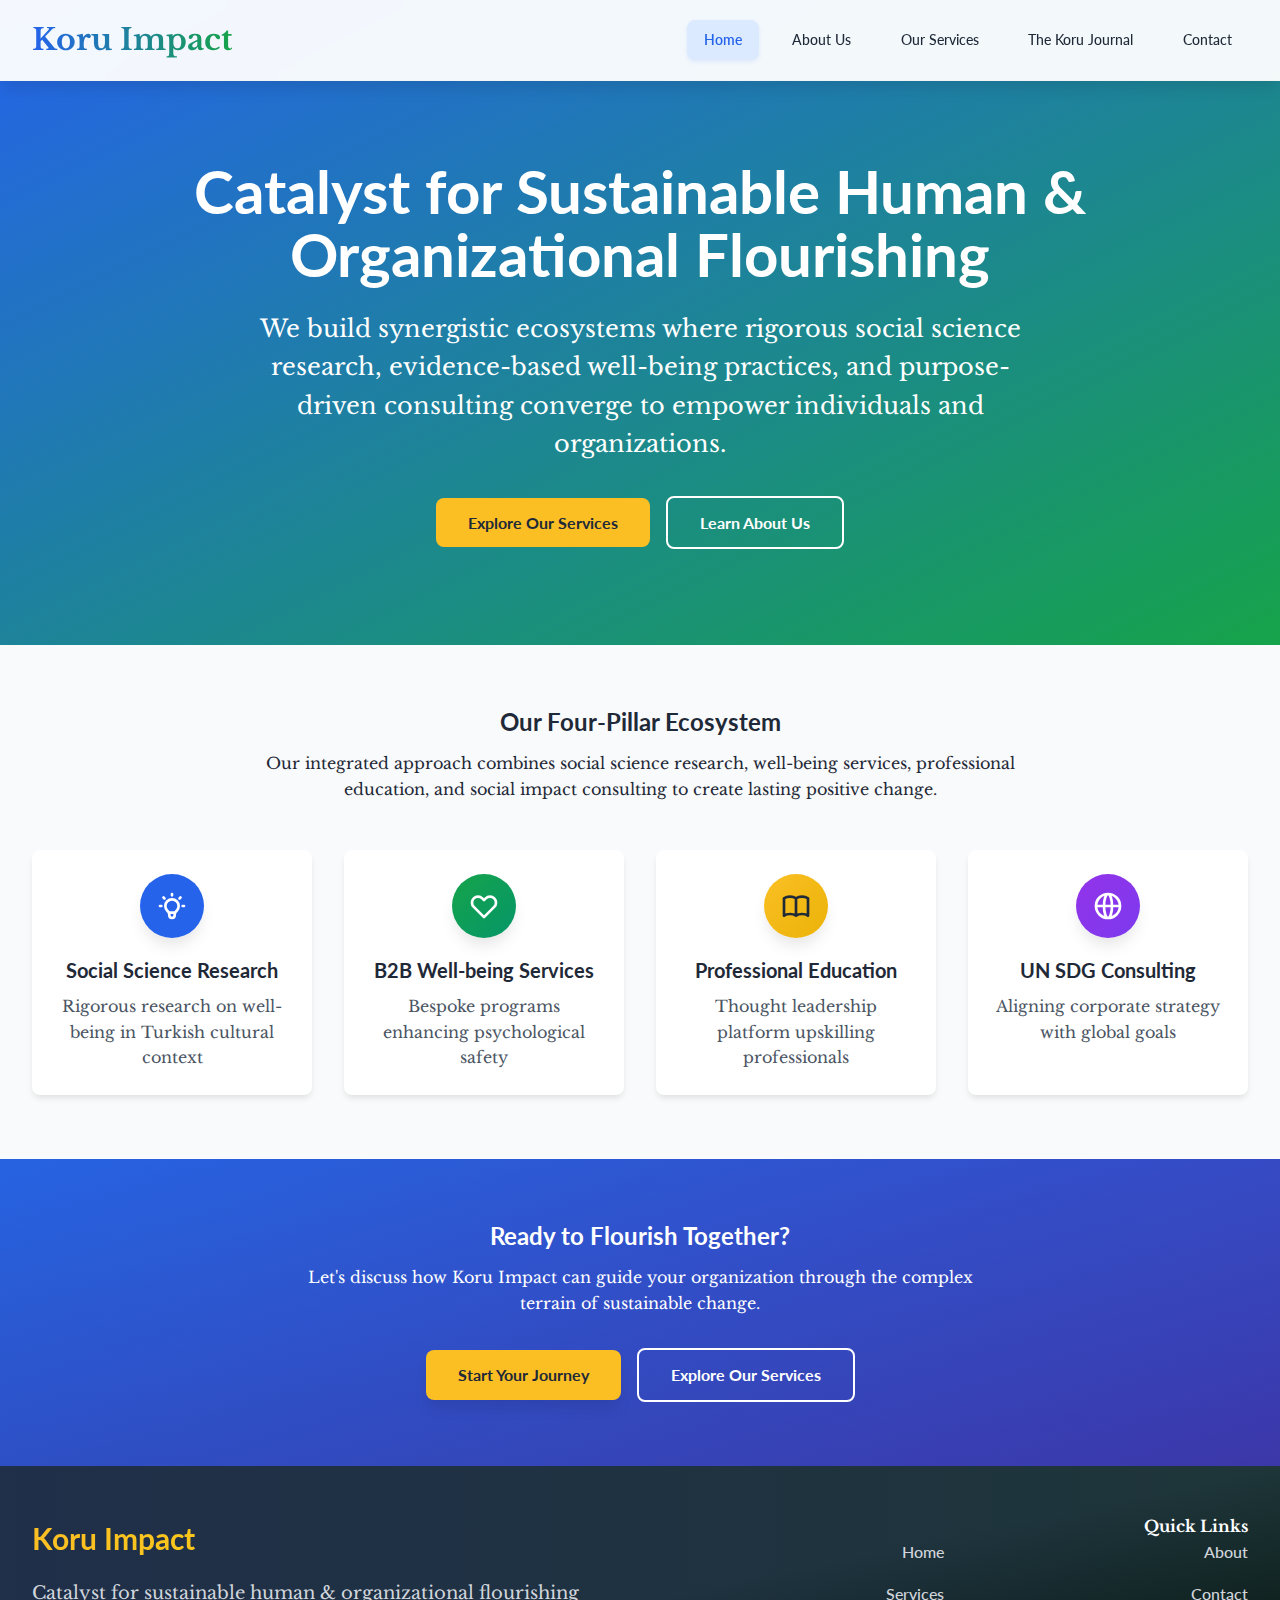
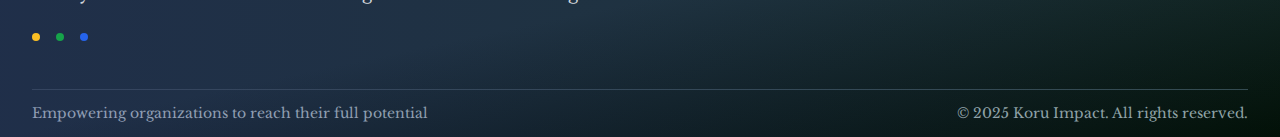
<file: index.html>
<!DOCTYPE html>
<html lang="en">
<head>
    <meta charset="UTF-8">
    <meta name="viewport" content="width=device-width, initial-scale=1.0">
    <title>Koru Impact - Driving Sustainable Innovation</title>
    
    <!-- External CSS -->
    <link rel="stylesheet" href="css/style.css">
    
    <!-- Google Fonts -->
    <link href="https://fonts.googleapis.com/css2?family=Lato:wght@300;400;700;900&family=Libre+Baskerville:wght@400;700&display=swap" rel="stylesheet">
    
    <!-- Meta Tags for SEO -->
    <meta name="description" content="Koru Impact - Catalyst for sustainable human & organizational flourishing. We build synergistic ecosystems where rigorous social science research, evidence-based well-being practices, and purpose-driven consulting converge.">
    <meta name="keywords" content="organizational psychology, well-being services, social science research, sustainable development, Turkish business consulting">
    <meta name="author" content="Koru Impact">
    
    <!-- Open Graph Tags -->
    <meta property="og:title" content="Koru Impact - Driving Sustainable Innovation">
    <meta property="og:description" content="Catalyst for sustainable human & organizational flourishing">
    <meta property="og:type" content="website">
    <meta property="og:url" content="https://koruimpact.com">
    
    <!-- Favicon -->
    <link rel="icon" type="image/x-icon" href="images/logo-icon.ico">
</head>
<body>
    <!-- Header Component -->
    <div id="header-placeholder"></div>

    <!-- Hero Section -->
    <section class="hero">
        <div class="container">
            <div class="hero-content">
                <h1 class="font-lato">Catalyst for Sustainable Human & Organizational Flourishing</h1>
                <p class="font-libre">We build synergistic ecosystems where rigorous social science research, evidence-based well-being practices, and purpose-driven consulting converge to empower individuals and organizations.</p>
                <div class="hero-buttons">
                    <a href="services.html" class="btn btn-primary">Explore Our Services</a>
                    <a href="about.html" class="btn btn-secondary">Learn About Us</a>
                </div>
            </div>
        </div>
    </section>

    <!-- Features Section -->
    <section class="section section-gray">
        <div class="container">
            <div class="text-center mb-12">
                <h2 class="font-lato mb-4">Our Four-Pillar Ecosystem</h2>
                <p class="font-libre max-w-3xl mx-auto">Our integrated approach combines social science research, well-being services, professional education, and social impact consulting to create lasting positive change.</p>
            </div>
            
            <div class="grid grid-4">
                <!-- Social Science Research -->
                <div class="card">
                    <div class="card-icon blue">
                        <svg fill="none" stroke="currentColor" viewBox="0 0 24 24">
                            <path stroke-linecap="round" stroke-linejoin="round" stroke-width="2" d="M9.663 17h4.673M12 3v1m6.364 1.636l-.707.707M21 12h-1M4 12H3m3.343-5.657l-.707-.707m2.828 9.9a5 5 0 117.072 0l-.548.547A3.374 3.374 0 0014 18.469V19a2 2 0 11-4 0v-.531c0-.895-.356-1.754-.988-2.386l-.548-.547z"></path>
                        </svg>
                    </div>
                    <h3>Social Science Research</h3>
                    <p>Rigorous research on well-being in Turkish cultural context</p>
                </div>

                <!-- B2B Well-being Services -->
                <div class="card">
                    <div class="card-icon green">
                        <svg fill="none" stroke="currentColor" viewBox="0 0 24 24">
                            <path stroke-linecap="round" stroke-linejoin="round" stroke-width="2" d="M4.318 6.318a4.5 4.5 0 000 6.364L12 20.364l7.682-7.682a4.5 4.5 0 00-6.364-6.364L12 7.636l-1.318-1.318a4.5 4.5 0 00-6.364 0z"></path>
                        </svg>
                    </div>
                    <h3>B2B Well-being Services</h3>
                    <p>Bespoke programs enhancing psychological safety</p>
                </div>

                <!-- Professional Education -->
                <div class="card">
                    <div class="card-icon gold">
                        <svg fill="none" stroke="currentColor" viewBox="0 0 24 24">
                            <path stroke-linecap="round" stroke-linejoin="round" stroke-width="2" d="M12 6.253v13m0-13C10.832 5.477 9.246 5 7.5 5S4.168 5.477 3 6.253v13C4.168 18.477 5.754 18 7.5 18s3.332.477 4.5 1.253m0-13C13.168 5.477 14.754 5 16.5 5c1.746 0 3.332.477 4.5 1.253v13C19.832 18.477 18.246 18 16.5 18c-1.746 0-3.332.477-4.5 1.253"></path>
                        </svg>
                    </div>
                    <h3>Professional Education</h3>
                    <p>Thought leadership platform upskilling professionals</p>
                </div>

                <!-- UN SDG Consulting -->
                <div class="card">
                    <div class="card-icon purple">
                        <svg fill="none" stroke="currentColor" viewBox="0 0 24 24">
                            <path stroke-linecap="round" stroke-linejoin="round" stroke-width="2" d="M21 12a9 9 0 01-9 9m9-9a9 9 0 00-9-9m9 9H3m9 9a9 9 0 01-9-9m9 9c1.657 0 3-4.03 3-9s-1.343-9-3-9m0 18c-1.657 0-3-4.03-3-9s1.343-9 3-9m-9 9a9 9 0 019-9"></path>
                        </svg>
                    </div>
                    <h3>UN SDG Consulting</h3>
                    <p>Aligning corporate strategy with global goals</p>
                </div>
            </div>
        </div>
    </section>

    <!-- CTA Section -->
    <section class="section section-cta">
        <div class="container">
            <div class="section-content text-center">
                <h2 class="font-lato mb-4">Ready to Flourish Together?</h2>
                <p class="font-libre mb-8 max-w-2xl mx-auto">Let's discuss how Koru Impact can guide your organization through the complex terrain of sustainable change.</p>
                <div class="hero-buttons">
                    <a href="contact.html" class="btn btn-dark">Start Your Journey</a>
                    <a href="services.html" class="btn btn-secondary">Explore Our Services</a>
                </div>
            </div>
        </div>
    </section>

    <!-- Footer Component -->
    <div id="footer-placeholder"></div>

    <!-- JavaScript Files -->
    <script src="js/components.js"></script>
    <script src="js/navigation.js"></script>
</body>
</html>
</file>
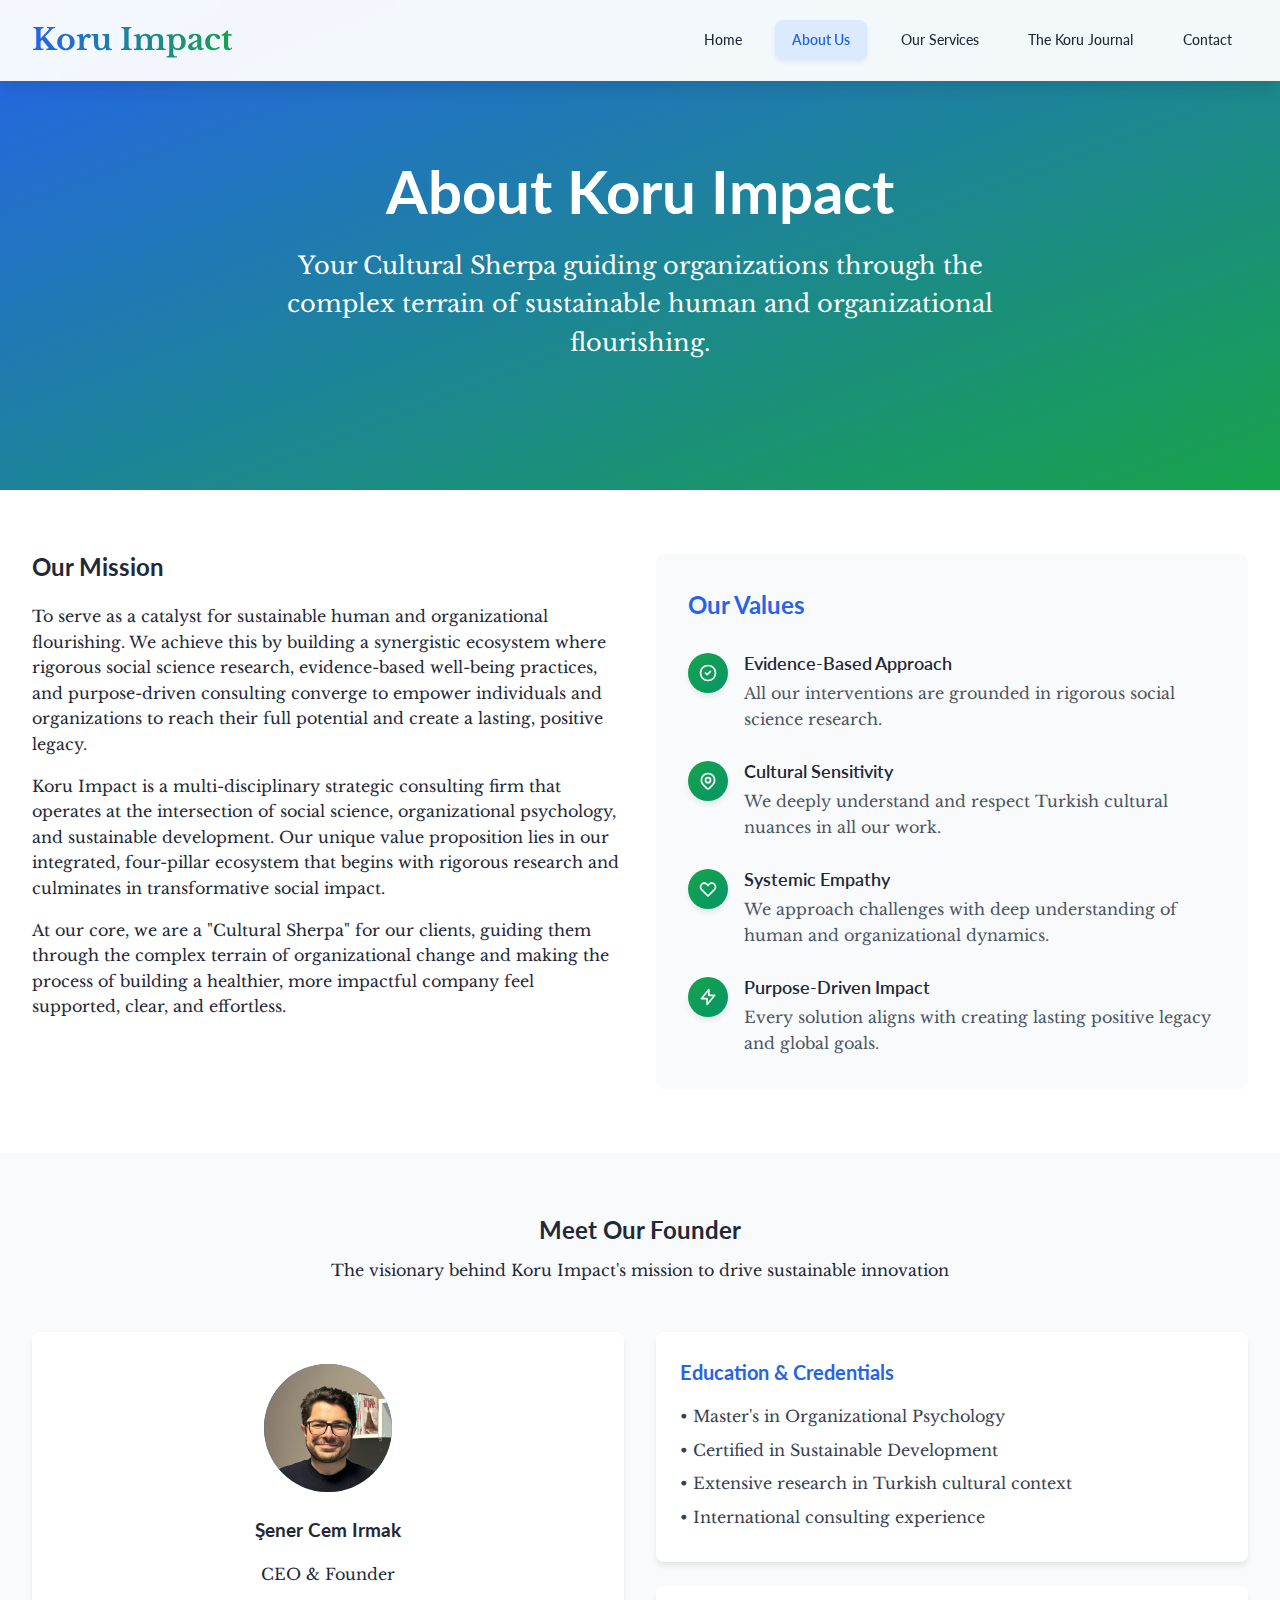
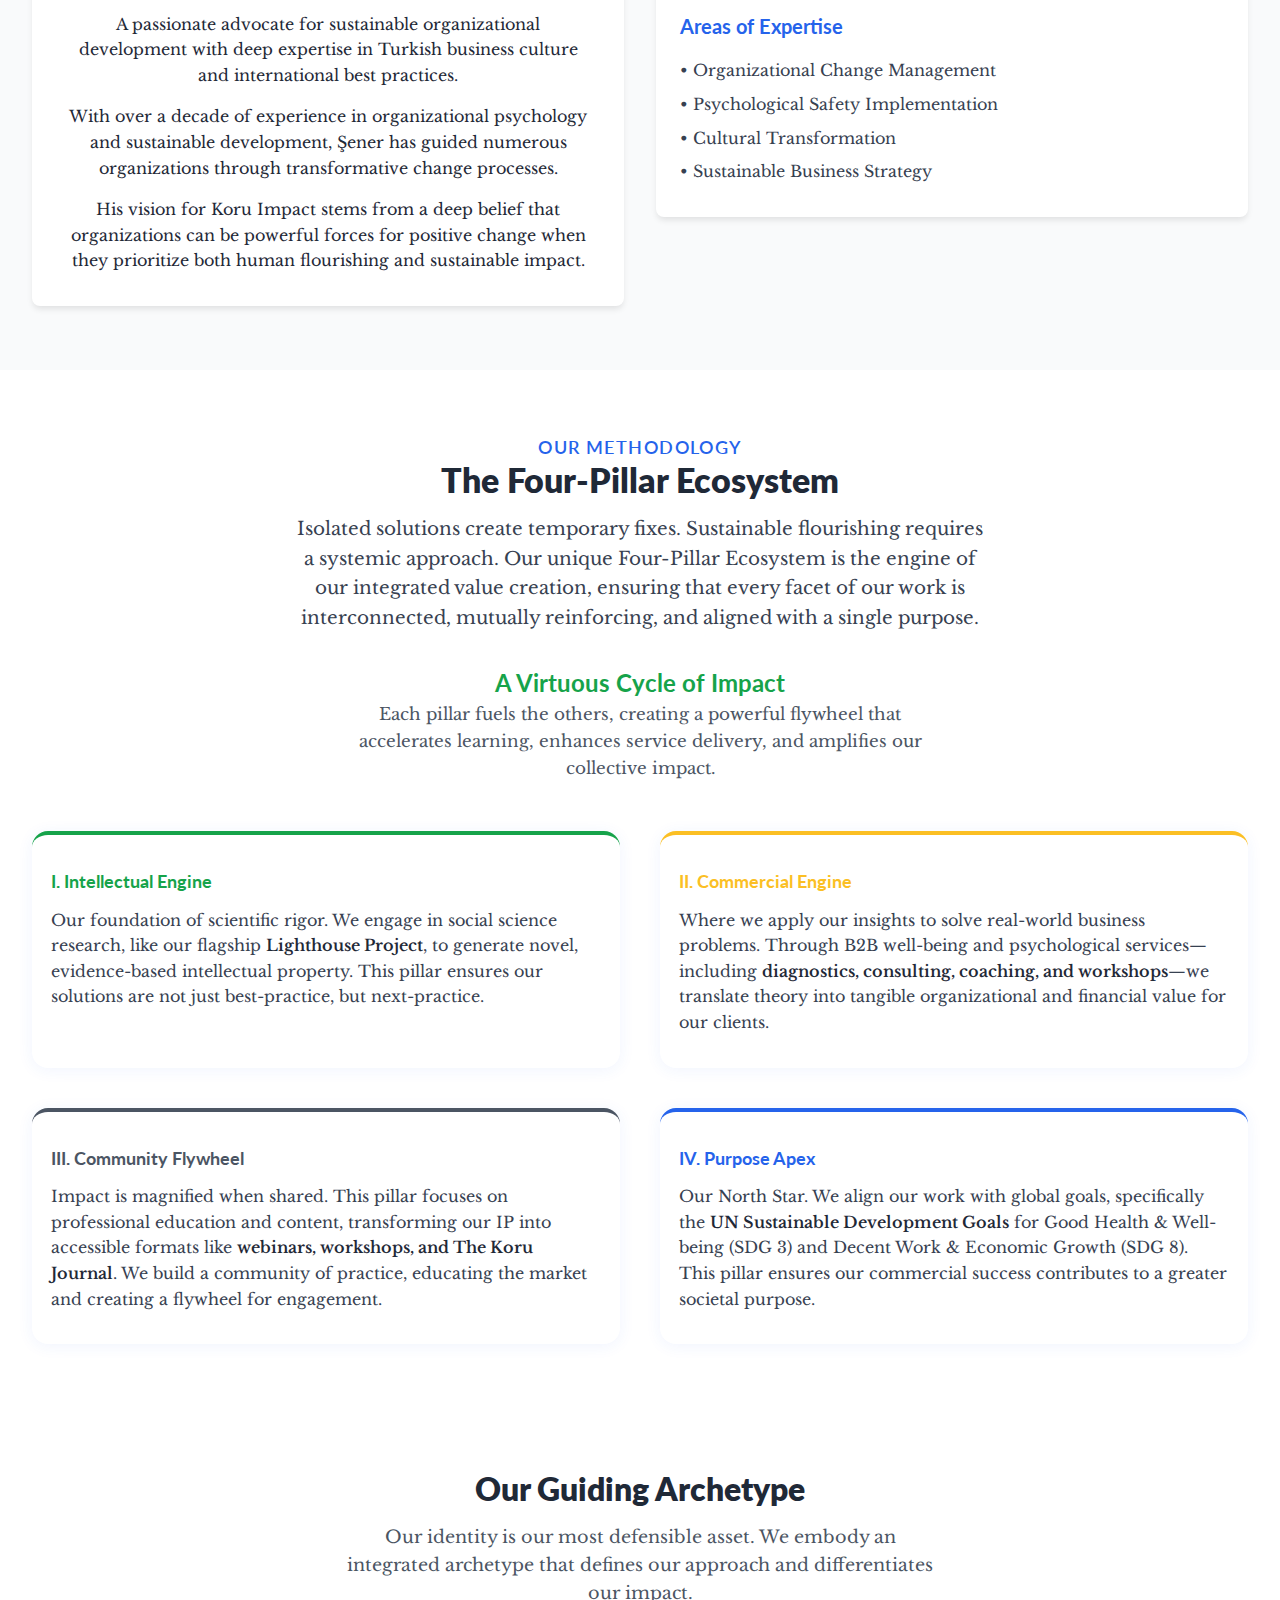
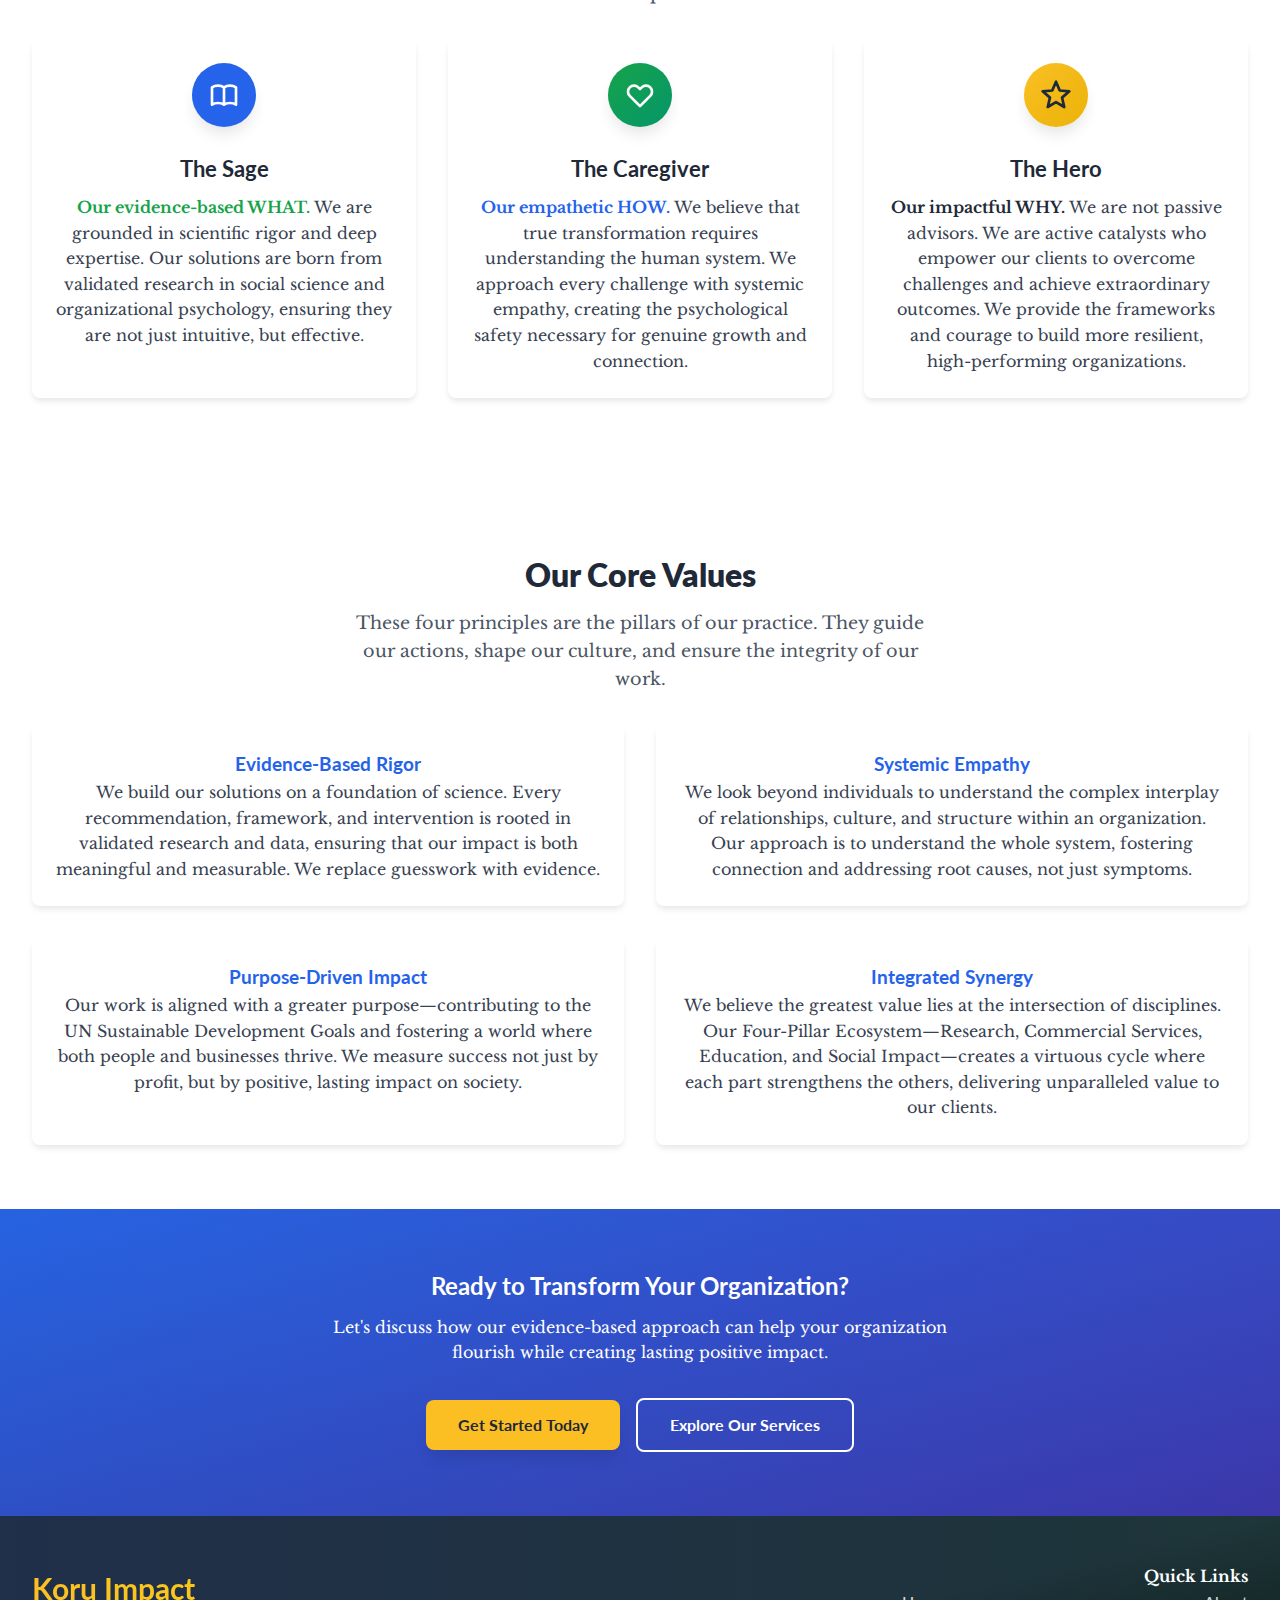
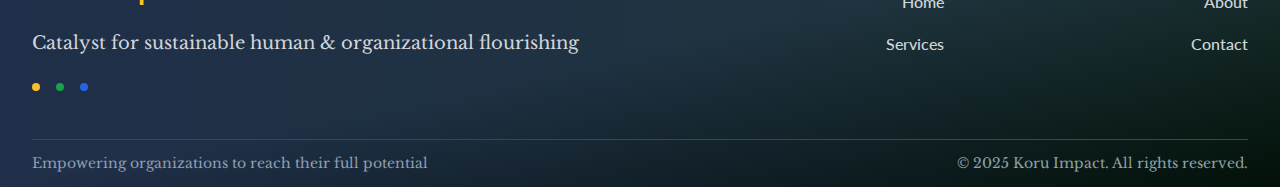
<file: about.html>
<!DOCTYPE html>
<html lang="en">
<head>
    <meta charset="UTF-8">
    <meta name="viewport" content="width=device-width, initial-scale=1.0">
    <title>About Us - Koru Impact</title>
    
    <!-- External CSS -->
    <link rel="stylesheet" href="css/style.css">
    
    <!-- Google Fonts -->
    <link href="https://fonts.googleapis.com/css2?family=Lato:wght@300;400;700;900&family=Libre+Baskerville:wght@400;700&display=swap" rel="stylesheet">
    
    <!-- Meta Tags for SEO -->
    <meta name="description" content="Learn about Koru Impact's mission to drive sustainable innovation through social science research, well-being services, and purpose-driven consulting.">
    <meta name="keywords" content="about Koru Impact, organizational psychology, Turkish business consulting, sustainable development, well-being services">
    <meta name="author" content="Koru Impact">
    
    <!-- Open Graph Tags -->
    <meta property="og:title" content="About Us - Koru Impact">
    <meta property="og:description" content="Your Cultural Sherpa guiding organizations through the complex terrain of sustainable human and organizational flourishing.">
    <meta property="og:type" content="website">
    <meta property="og:url" content="https://koruimpact.com/about">
    
    <!-- Favicon -->
    <link rel="icon" type="image/x-icon" href="images/logo-icon.ico">
</head>
<body>
    <!-- Header Component -->
    <div id="header-placeholder"></div>

    <!-- Hero Section -->
    <section class="hero">
        <div class="container">
            <div class="hero-content">
                <h1 class="font-lato">About Koru Impact</h1>
                <p class="font-libre">Your Cultural Sherpa guiding organizations through the complex terrain of sustainable human and organizational flourishing.</p>
            </div>
        </div>
    </section>

    <!-- Mission Section -->
    <section class="section section-white">
        <div class="container">
            <div class="grid grid-2">
                <div>
                    <h2 class="font-lato mb-6">Our Mission</h2>
                    <div class="space-y-4 font-libre">
                        <p>To serve as a catalyst for sustainable human and organizational flourishing. We achieve this by building a synergistic ecosystem where rigorous social science research, evidence-based well-being practices, and purpose-driven consulting converge to empower individuals and organizations to reach their full potential and create a lasting, positive legacy.</p>
                        <p>Koru Impact is a multi-disciplinary strategic consulting firm that operates at the intersection of social science, organizational psychology, and sustainable development. Our unique value proposition lies in our integrated, four-pillar ecosystem that begins with rigorous research and culminates in transformative social impact.</p>
                        <p>At our core, we are a "Cultural Sherpa" for our clients, guiding them through the complex terrain of organizational change and making the process of building a healthier, more impactful company feel supported, clear, and effortless.</p>
                    </div>
                </div>
                <div class="values-section">
                    <h3 class="font-lato">Our Values</h3>
                    <div class="space-y-6">
                        <div class="value-item">
                            <div class="value-icon">
                                <svg fill="none" stroke="currentColor" viewBox="0 0 24 24">
                                    <path stroke-linecap="round" stroke-linejoin="round" stroke-width="2" d="M9 12l2 2 4-4m6 2a9 9 0 11-18 0 9 9 0 0118 0z"></path>
                                </svg>
                            </div>
                            <div class="value-content">
                                <h4>Evidence-Based Approach</h4>
                                <p>All our interventions are grounded in rigorous social science research.</p>
                            </div>
                        </div>
                        <div class="value-item">
                            <div class="value-icon">
                                <svg fill="none" stroke="currentColor" viewBox="0 0 24 24">
                                    <path stroke-linecap="round" stroke-linejoin="round" stroke-width="2" d="M17.657 16.657L13.414 20.9a1.998 1.998 0 01-2.827 0l-4.244-4.243a8 8 0 1111.314 0z"></path>
                                    <path stroke-linecap="round" stroke-linejoin="round" stroke-width="2" d="M15 11a3 3 0 11-6 0 3 3 0 016 0z"></path>
                                </svg>
                            </div>
                            <div class="value-content">
                                <h4>Cultural Sensitivity</h4>
                                <p>We deeply understand and respect Turkish cultural nuances in all our work.</p>
                            </div>
                        </div>
                        <div class="value-item">
                            <div class="value-icon">
                                <svg fill="none" stroke="currentColor" viewBox="0 0 24 24">
                                    <path stroke-linecap="round" stroke-linejoin="round" stroke-width="2" d="M4.318 6.318a4.5 4.5 0 000 6.364L12 20.364l7.682-7.682a4.5 4.5 0 00-6.364-6.364L12 7.636l-1.318-1.318a4.5 4.5 0 00-6.364 0z"></path>
                                </svg>
                            </div>
                            <div class="value-content">
                                <h4>Systemic Empathy</h4>
                                <p>We approach challenges with deep understanding of human and organizational dynamics.</p>
                            </div>
                        </div>
                        <div class="value-item">
                            <div class="value-icon">
                                <svg fill="none" stroke="currentColor" viewBox="0 0 24 24">
                                    <path stroke-linecap="round" stroke-linejoin="round" stroke-width="2" d="M13 10V3L4 14h7v7l9-11h-7z"></path>
                                </svg>
                            </div>
                            <div class="value-content">
                                <h4>Purpose-Driven Impact</h4>
                                <p>Every solution aligns with creating lasting positive legacy and global goals.</p>
                            </div>
                        </div>
                    </div>
                </div>
            </div>
        </div>
    </section>

    <!-- Founder Section -->
    <section class="section section-gray">
        <div class="container">
            <div class="text-center mb-12">
                <h2 class="font-lato mb-4">Meet Our Founder</h2>
                <p class="font-libre max-w-2xl mx-auto">The visionary behind Koru Impact's mission to drive sustainable innovation</p>
            </div>
            <div class="grid grid-2">
                <div class="founder-card">
                    <div class="founder-avatar">
                        <img src="images/sener-cem-irmak.jpg" alt="Şener Cem Irmak" style="width: 100%; height: 100%; object-fit: cover; border-radius: 50%;" />
                    </div>
                    <h3 class="font-lato mb-4">Şener Cem Irmak</h3>
                    <p class="font-libre text-gray-600 mb-6">CEO & Founder</p>
                    <div class="space-y-4 font-libre text-gray-700">
                        <p>A passionate advocate for sustainable organizational development with deep expertise in Turkish business culture and international best practices.</p>
                        <p>With over a decade of experience in organizational psychology and sustainable development, Şener has guided numerous organizations through transformative change processes.</p>
                        <p>His vision for Koru Impact stems from a deep belief that organizations can be powerful forces for positive change when they prioritize both human flourishing and sustainable impact.</p>
                    </div>
                </div>
                <div class="space-y-6">
                    <div class="founder-info">
                        <h4 class="font-lato">Education & Credentials</h4>
                        <ul class="font-libre">
                            <li>• Master's in Organizational Psychology</li>
                            <li>• Certified in Sustainable Development</li>
                            <li>• Extensive research in Turkish cultural context</li>
                            <li>• International consulting experience</li>
                        </ul>
                    </div>
                    <div class="founder-info">
                        <h4 class="font-lato">Areas of Expertise</h4>
                        <ul class="font-libre">
                            <li>• Organizational Change Management</li>
                            <li>• Psychological Safety Implementation</li>
                            <li>• Cultural Transformation</li>
                            <li>• Sustainable Business Strategy</li>
                        </ul>
                    </div>
                </div>
            </div>
        </div>
    </section>

    <!-- Four-Pillar Ecosystem Section -->
    <section class="section section-white">
        <div class="container">
            <div class="text-center mb-8">
                <p class="font-lato" style="font-size:1.1rem; color:var(--primary-blue); font-weight:600; letter-spacing:0.08em; text-transform:uppercase;">Our Methodology</p>
                <h2 class="font-lato mb-4" style="font-size:2.1rem; font-weight:800; color:var(--text-gray);">The Four-Pillar Ecosystem</h2>
                <p class="font-libre mx-auto" style="max-width:700px; color:var(--gray-700); font-size:1.15rem;">Isolated solutions create temporary fixes. Sustainable flourishing requires a systemic approach. Our unique Four-Pillar Ecosystem is the engine of our integrated value creation, ensuring that every facet of our work is interconnected, mutually reinforcing, and aligned with a single purpose.</p>
            </div>
            <div class="text-center mb-12">
                <h3 class="font-lato mb-2" style="font-size:1.5rem; font-weight:700; color:var(--primary-green);">A Virtuous Cycle of Impact</h3>
                <p class="font-libre mx-auto" style="max-width:600px; color:var(--gray-600); font-size:1.05rem;">Each pillar fuels the others, creating a powerful flywheel that accelerates learning, enhances service delivery, and amplifies our collective impact.</p>
            </div>
            <!-- Four Pillar Cards 2x2 Grid -->
            <div class="grid grid-2" style="gap:2.5rem;">
                <div class="pillar-card" style="background:#fff; border-radius:1rem; box-shadow:0 2px 16px rgba(37,99,235,0.07); border-top:4px solid var(--primary-green); padding:2rem 1.2rem;">
                    <h4 class="font-lato" style="color:var(--primary-green); font-size:1.15rem; font-weight:700; margin-bottom:0.7rem;">I. Intellectual Engine</h4>
                    <p class="font-libre" style="color:var(--gray-700); font-size:1rem;">Our foundation of scientific rigor. We engage in social science research, like our flagship <span style="font-weight:600; color:var(--text-gray);">Lighthouse Project</span>, to generate novel, evidence-based intellectual property. This pillar ensures our solutions are not just best-practice, but next-practice.</p>
                </div>
                <div class="pillar-card" style="background:#fff; border-radius:1rem; box-shadow:0 2px 16px rgba(37,99,235,0.07); border-top:4px solid var(--accent-gold); padding:2rem 1.2rem;">
                    <h4 class="font-lato" style="color:var(--accent-gold); font-size:1.15rem; font-weight:700; margin-bottom:0.7rem;">II. Commercial Engine</h4>
                    <p class="font-libre" style="color:var(--gray-700); font-size:1rem;">Where we apply our insights to solve real-world business problems. Through B2B well-being and psychological services—including <span style="font-weight:600; color:var(--text-gray);">diagnostics, consulting, coaching, and workshops</span>—we translate theory into tangible organizational and financial value for our clients.</p>
                </div>
                <div class="pillar-card" style="background:#fff; border-radius:1rem; box-shadow:0 2px 16px rgba(37,99,235,0.07); border-top:4px solid var(--gray-600); padding:2rem 1.2rem;">
                    <h4 class="font-lato" style="color:var(--gray-600); font-size:1.15rem; font-weight:700; margin-bottom:0.7rem;">III. Community Flywheel</h4>
                    <p class="font-libre" style="color:var(--gray-700); font-size:1rem;">Impact is magnified when shared. This pillar focuses on professional education and content, transforming our IP into accessible formats like <span style="font-weight:600; color:var(--text-gray);">webinars, workshops, and The Koru Journal</span>. We build a community of practice, educating the market and creating a flywheel for engagement.</p>
                </div>
                <div class="pillar-card" style="background:#fff; border-radius:1rem; box-shadow:0 2px 16px rgba(37,99,235,0.07); border-top:4px solid var(--primary-blue); padding:2rem 1.2rem;">
                    <h4 class="font-lato" style="color:var(--primary-blue); font-size:1.15rem; font-weight:700; margin-bottom:0.7rem;">IV. Purpose Apex</h4>
                    <p class="font-libre" style="color:var(--gray-700); font-size:1rem;">Our North Star. We align our work with global goals, specifically the <span style="font-weight:600; color:var(--text-gray);">UN Sustainable Development Goals</span> for Good Health & Well-being (SDG 3) and Decent Work & Economic Growth (SDG 8). This pillar ensures our commercial success contributes to a greater societal purpose.</p>
                </div>
            </div>
        </div>
    </section>

    <!-- Guiding Archetype Section -->
    <section class="section section-white">
        <div class="container">
            <div class="text-center mb-8">
                <h2 class="font-lato mb-4" style="font-size:2rem; font-weight:800; color:var(--text-gray);">Our Guiding Archetype</h2>
                <p class="font-libre mx-auto" style="max-width:600px; color:var(--gray-600); font-size:1.1rem;">Our identity is our most defensible asset. We embody an integrated archetype that defines our approach and differentiates our impact.</p>
            </div>
            <div class="grid grid-3" style="gap:2rem; margin-bottom:2rem;">
                <div class="card text-center">
                    <div class="card-icon blue" style="margin-bottom:1.5rem;">
                        <svg class="h-8 w-8" xmlns="http://www.w3.org/2000/svg" fill="none" viewBox="0 0 24 24" stroke="currentColor">
                            <path stroke-linecap="round" stroke-linejoin="round" stroke-width="2" d="M12 6.253v13m0-13C10.832 5.477 9.246 5 7.5 5S4.168 5.477 3 6.253v13C4.168 18.477 5.754 18 7.5 18s3.332.477 4.5 1.253m0-13C13.168 5.477 14.754 5 16.5 5c1.747 0 3.332.477 4.5 1.253v13C19.832 18.477 18.246 18 16.5 18c-1.746 0-3.332.477-4.5 1.253" />
                        </svg>
                    </div>
                    <h3 class="font-lato mb-2" style="font-size:1.4rem; font-weight:700; color:var(--text-gray);">The Sage</h3>
                    <p class="font-libre" style="color:var(--gray-700); font-size:1rem;">
                        <strong class="font-bold" style="color:var(--primary-green);">Our evidence-based WHAT.</strong> We are grounded in scientific rigor and deep expertise. Our solutions are born from validated research in social science and organizational psychology, ensuring they are not just intuitive, but effective.
                    </p>
                </div>
                <div class="card text-center">
                    <div class="card-icon green" style="margin-bottom:1.5rem;">
                        <svg class="h-8 w-8" xmlns="http://www.w3.org/2000/svg" fill="none" viewBox="0 0 24 24" stroke="currentColor">
                            <path stroke-linecap="round" stroke-linejoin="round" stroke-width="2" d="M4.318 6.318a4.5 4.5 0 000 6.364L12 20.364l7.682-7.682a4.5 4.5 0 00-6.364-6.364L12 7.636l-1.318-1.318a4.5 4.5 0 00-6.364 0z" />
                        </svg>
                    </div>
                    <h3 class="font-lato mb-2" style="font-size:1.4rem; font-weight:700; color:var(--text-gray);">The Caregiver</h3>
                    <p class="font-libre" style="color:var(--gray-700); font-size:1rem;">
                        <strong class="font-bold" style="color:var(--primary-blue);">Our empathetic HOW.</strong> We believe that true transformation requires understanding the human system. We approach every challenge with systemic empathy, creating the psychological safety necessary for genuine growth and connection.
                    </p>
                </div>
                <div class="card text-center">
                    <div class="card-icon gold" style="margin-bottom:1.5rem;">
                        <svg class="h-8 w-8" xmlns="http://www.w3.org/2000/svg" fill="none" viewBox="0 0 24 24" stroke="currentColor">
                            <path stroke-linecap="round" stroke-linejoin="round" stroke-width="2" d="M12 17.27L18.18 21l-1.64-7.03L22 9.24l-7.19-.61L12 2 9.19 8.63 2 9.24l5.46 4.73L5.82 21 12 17.27z" />
                        </svg>
                    </div>
                    <h3 class="font-lato mb-2" style="font-size:1.4rem; font-weight:700; color:var(--text-gray);">The Hero</h3>
                    <p class="font-libre" style="color:var(--gray-700); font-size:1rem;">
                        <strong class="font-bold" style="color:var(--gray-800);">Our impactful WHY.</strong> We are not passive advisors. We are active catalysts who empower our clients to overcome challenges and achieve extraordinary outcomes. We provide the frameworks and courage to build more resilient, high-performing organizations.
                    </p>
                </div>
            </div>
        </div>
    </section>

    <!-- Core Values Section -->
    <section class="section section-white">
        <div class="container">
            <div class="text-center mb-8">
                <h2 class="font-lato mb-4" style="font-size:2rem; font-weight:800; color:var(--text-gray);">Our Core Values</h2>
                <p class="font-libre mx-auto" style="max-width:600px; color:var(--gray-600); font-size:1.1rem;">These four principles are the pillars of our practice. They guide our actions, shape our culture, and ensure the integrity of our work.</p>
            </div>
            <div class="grid grid-2" style="gap:2rem;">
                <div class="card" style="border:1px solid var(--gray-200);">
                    <h4 class="font-lato mb-2" style="font-size:1.2rem; font-weight:700; color:var(--primary-blue);">Evidence-Based Rigor</h4>
                    <p class="font-libre" style="color:var(--gray-700); font-size:1rem;">We build our solutions on a foundation of science. Every recommendation, framework, and intervention is rooted in validated research and data, ensuring that our impact is both meaningful and measurable. We replace guesswork with evidence.</p>
                </div>
                <div class="card" style="border:1px solid var(--gray-200);">
                    <h4 class="font-lato mb-2" style="font-size:1.2rem; font-weight:700; color:var(--primary-blue);">Systemic Empathy</h4>
                    <p class="font-libre" style="color:var(--gray-700); font-size:1rem;">We look beyond individuals to understand the complex interplay of relationships, culture, and structure within an organization. Our approach is to understand the whole system, fostering connection and addressing root causes, not just symptoms.</p>
                </div>
                <div class="card" style="border:1px solid var(--gray-200);">
                    <h4 class="font-lato mb-2" style="font-size:1.2rem; font-weight:700; color:var(--primary-blue);">Purpose-Driven Impact</h4>
                    <p class="font-libre" style="color:var(--gray-700); font-size:1rem;">Our work is aligned with a greater purpose—contributing to the UN Sustainable Development Goals and fostering a world where both people and businesses thrive. We measure success not just by profit, but by positive, lasting impact on society.</p>
                </div>
                <div class="card" style="border:1px solid var(--gray-200);">
                    <h4 class="font-lato mb-2" style="font-size:1.2rem; font-weight:700; color:var(--primary-blue);">Integrated Synergy</h4>
                    <p class="font-libre" style="color:var(--gray-700); font-size:1rem;">We believe the greatest value lies at the intersection of disciplines. Our Four-Pillar Ecosystem—Research, Commercial Services, Education, and Social Impact—creates a virtuous cycle where each part strengthens the others, delivering unparalleled value to our clients.</p>
                </div>
            </div>
        </div>
    </section>

    <!-- CTA Section -->
    <section class="section section-cta">
        <div class="container">
            <div class="section-content text-center">
                <h2 class="font-lato mb-4">Ready to Transform Your Organization?</h2>
                <p class="font-libre mb-8 max-w-2xl mx-auto">Let's discuss how our evidence-based approach can help your organization flourish while creating lasting positive impact.</p>
                <div class="hero-buttons">
                    <a href="contact.html" class="btn btn-dark">Get Started Today</a>
                    <a href="services.html" class="btn btn-secondary">Explore Our Services</a>
                </div>
            </div>
        </div>
    </section>

    <!-- Footer Component -->
    <div id="footer-placeholder"></div>

    <!-- JavaScript Files -->
    <script src="js/components.js"></script>
    <script src="js/navigation.js"></script>
</body>
</html>
</file>
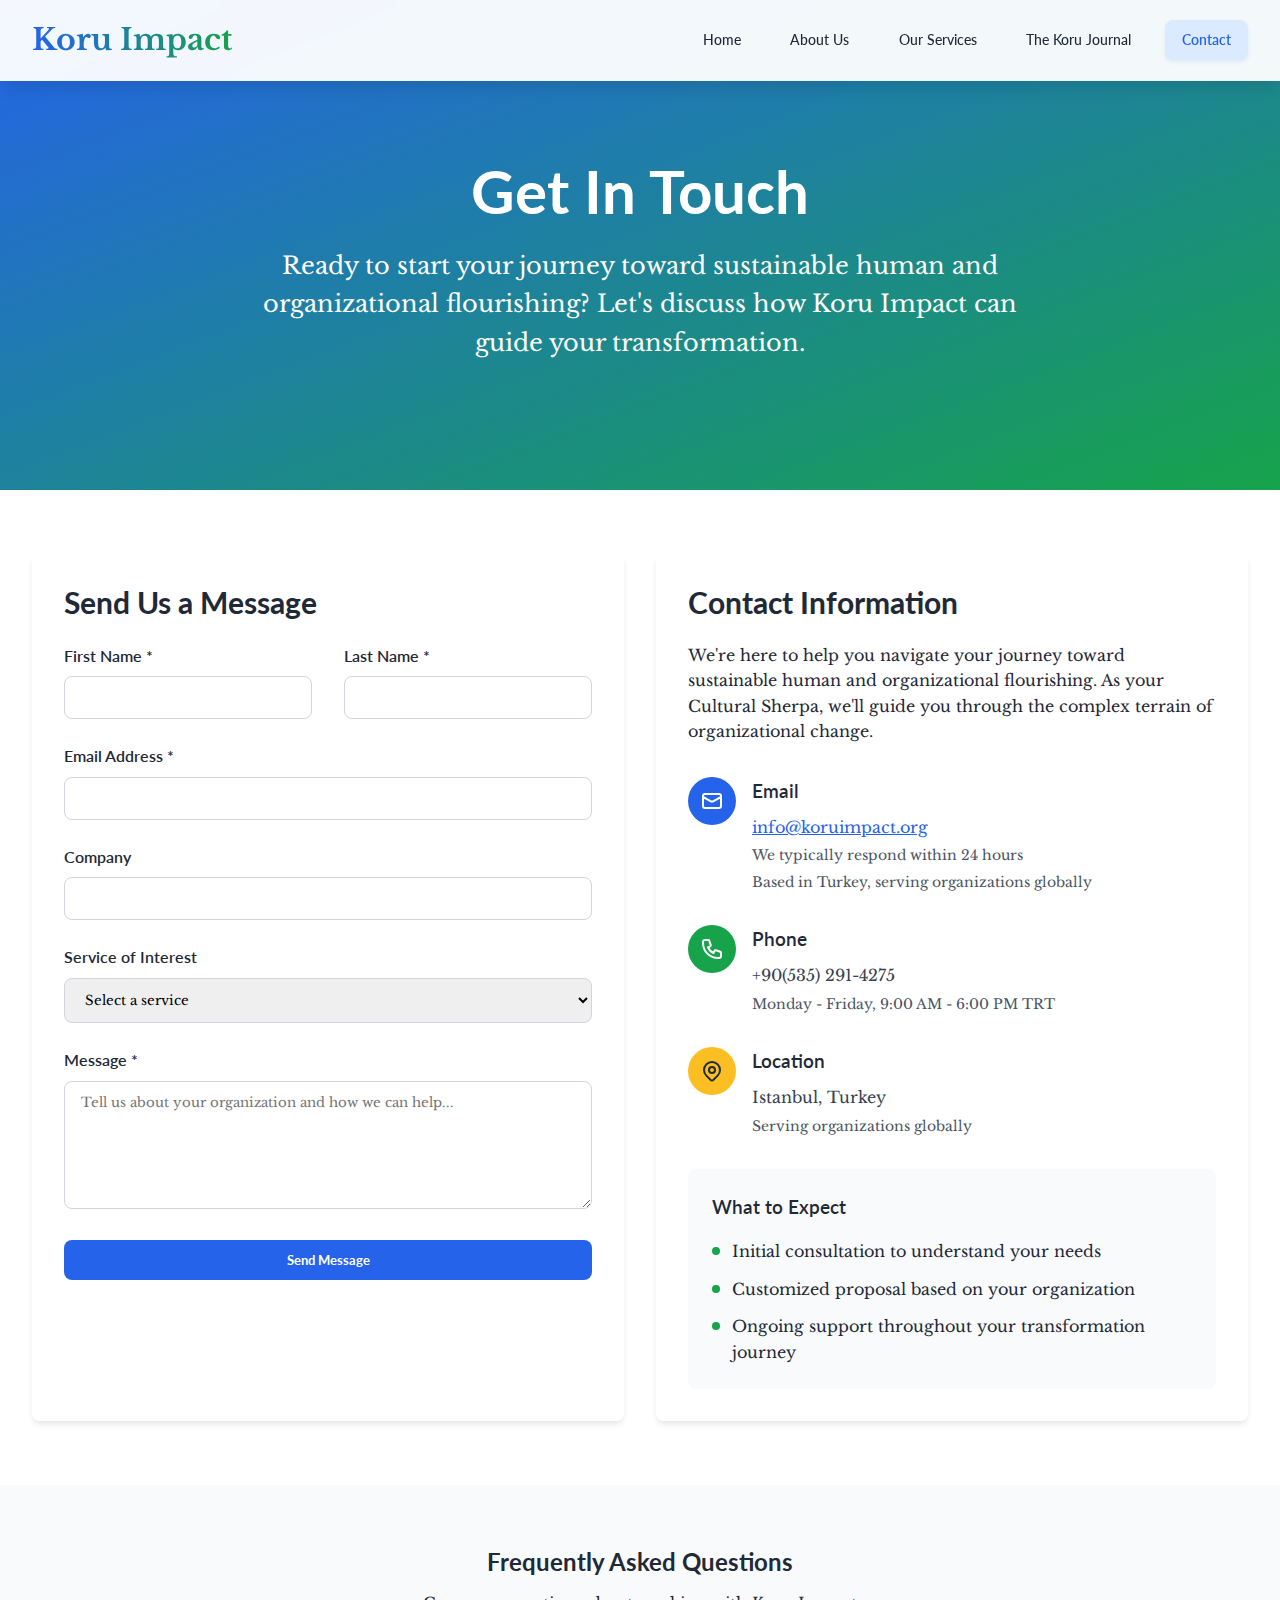
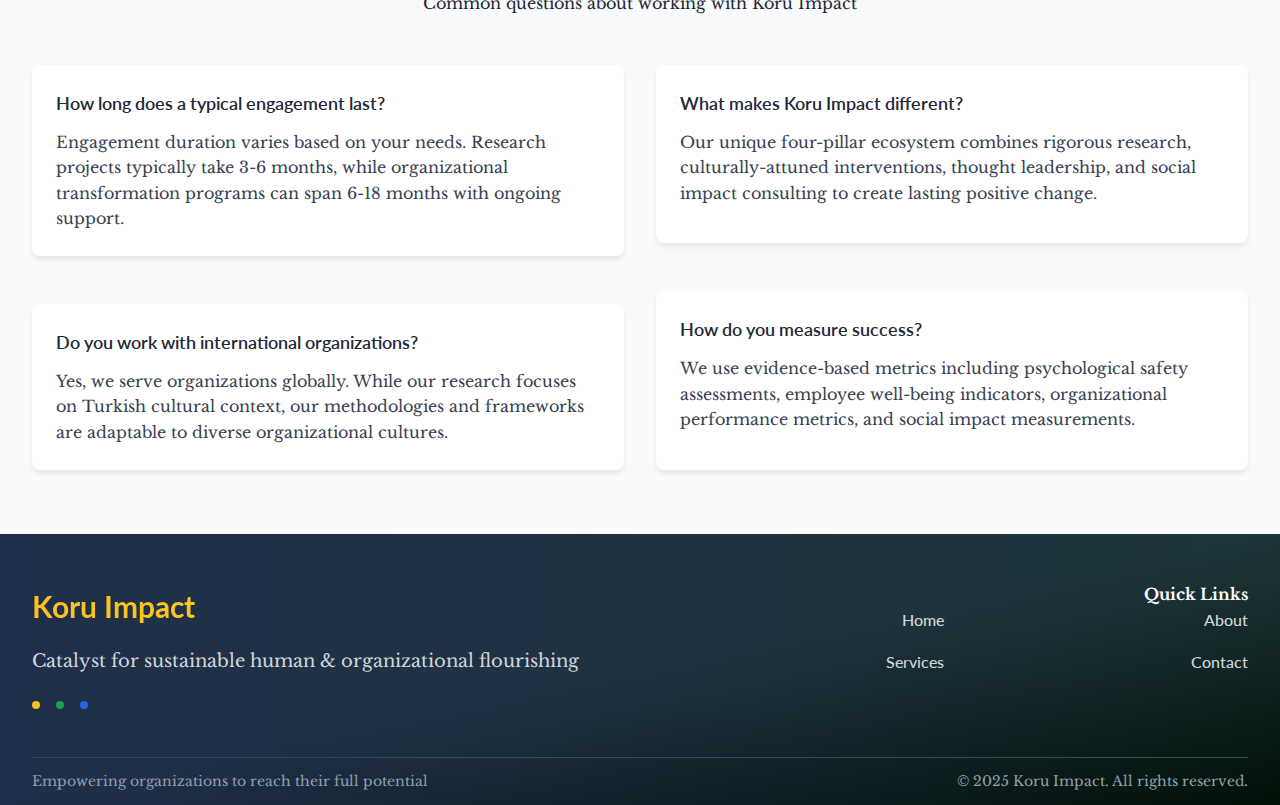
<file: contact.html>
<!DOCTYPE html>
<html lang="en">
<head>
    <meta charset="UTF-8">
    <meta name="viewport" content="width=device-width, initial-scale=1.0">
    <title>Contact Us - Koru Impact</title>
    
    <!-- External CSS -->
    <link rel="stylesheet" href="css/style.css">
    
    <!-- Google Fonts -->
    <link href="https://fonts.googleapis.com/css2?family=Lato:wght@300;400;700;900&family=Libre+Baskerville:wght@400;700&display=swap" rel="stylesheet">
    
    <!-- Meta Tags for SEO -->
    <meta name="description" content="Get in touch with Koru Impact. Ready to start your journey toward sustainable human and organizational flourishing? Contact us today.">
    <meta name="keywords" content="contact Koru Impact, organizational consulting, Turkish business consulting, sustainable development consulting">
    <meta name="author" content="Koru Impact">
    
    <!-- Open Graph Tags -->
    <meta property="og:title" content="Contact Us - Koru Impact">
    <meta property="og:description" content="Ready to start your journey toward sustainable human and organizational flourishing? Let's discuss how Koru Impact can guide your transformation.">
    <meta property="og:type" content="website">
    <meta property="og:url" content="https://koruimpact.com/contact">
    
    <!-- Favicon -->
    <link rel="icon" type="image/x-icon" href="images/logo-icon.ico">
</head>
<body>
    <!-- Header Component -->
    <div id="header-placeholder"></div>

    <!-- Hero Section -->
    <section class="hero">
        <div class="container">
            <div class="hero-content">
                <h1 class="font-lato">Get In Touch</h1>
                <p class="font-libre">Ready to start your journey toward sustainable human and organizational flourishing? Let's discuss how Koru Impact can guide your transformation.</p>
            </div>
        </div>
    </section>

    <!-- Contact Information -->
    <section class="section section-white">
        <div class="container">
            <div class="grid grid-2">
                <!-- Contact Form -->
                <div class="contact-form">
                    <h2 class="font-lato">Send Us a Message</h2>
                    <form id="contact-form" action="https://formspree.io/f/mnqekgqv" method="POST">
                        <div class="grid grid-2">
                            <div class="form-group">
                                <label for="firstName">First Name *</label>
                                <input type="text" id="firstName" name="firstName" required>
                            </div>
                            <div class="form-group">
                                <label for="lastName">Last Name *</label>
                                <input type="text" id="lastName" name="lastName" required>
                            </div>
                        </div>
                        <div class="form-group">
                            <label for="email">Email Address *</label>
                            <input type="email" id="email" name="email" required>
                        </div>
                        <div class="form-group">
                            <label for="company">Company</label>
                            <input type="text" id="company" name="company">
                        </div>
                        <div class="form-group">
                            <label for="service">Service of Interest</label>
                            <select id="service" name="service">
                                <option value="">Select a service</option>
                                <option value="social-science-research">Social Science Research</option>
                                <option value="well-being-services">B2B Well-being Services</option>
                                <option value="professional-education">Professional Education</option>
                                <option value="social-impact-consulting">UN SDG & Social Impact Consulting</option>
                                <option value="comprehensive">Comprehensive Solution</option>
                            </select>
                        </div>
                        <div class="form-group">
                            <label for="message">Message *</label>
                            <textarea id="message" name="message" rows="6" required placeholder="Tell us about your organization and how we can help..."></textarea>
                        </div>
                        <button type="submit" class="form-submit">
                            Send Message
                        </button>
                    </form>
                </div>

                <!-- Contact Information -->
                <div class="contact-info">
                    <h2 class="font-lato">Contact Information</h2>
                    <p class="font-libre text-lg text-gray-700 mb-8">We're here to help you navigate your journey toward sustainable human and organizational flourishing. As your Cultural Sherpa, we'll guide you through the complex terrain of organizational change.</p>

                    <div class="space-y-6">
                        <div class="contact-item">
                            <div class="contact-icon blue">
                                <svg fill="none" stroke="currentColor" viewBox="0 0 24 24">
                                    <path stroke-linecap="round" stroke-linejoin="round" stroke-width="2" d="M3 8l7.89 4.26a2 2 0 002.22 0L21 8M5 19h14a2 2 0 002-2V7a2 2 0 00-2-2H5a2 2 0 00-2 2v10a2 2 0 002 2z"></path>
                                </svg>
                            </div>
                            <div class="contact-details">
                                <h3>Email</h3>
                                <a href="mailto:info@koruimpact.org" style="color:#2563EB; text-decoration:underline;">info@koruimpact.org</a>
                                <p class="small">We typically respond within 24 hours</p>
                                <p class="small">Based in Turkey, serving organizations globally</p>
                            </div>
                        </div>

                        <div class="contact-item">
                            <div class="contact-icon green">
                                <svg fill="none" stroke="currentColor" viewBox="0 0 24 24">
                                    <path stroke-linecap="round" stroke-linejoin="round" stroke-width="2" d="M3 5a2 2 0 012-2h3.28a1 1 0 01.948.684l1.498 4.493a1 1 0 01-.502 1.21l-2.257 1.13a11.042 11.042 0 005.516 5.516l1.13-2.257a1 1 0 011.21-.502l4.493 1.498a1 1 0 01.684.949V19a2 2 0 01-2 2h-1C9.716 21 3 14.284 3 6V5z"></path>
                                </svg>
                            </div>
                            <div class="contact-details">
                                <h3>Phone</h3>
                                <p>+90(535) 291-4275</p>
                                <p class="small">Monday - Friday, 9:00 AM - 6:00 PM TRT</p>
                            </div>
                        </div>

                        <div class="contact-item">
                            <div class="contact-icon gold">
                                <svg fill="none" stroke="currentColor" viewBox="0 0 24 24">
                                    <path stroke-linecap="round" stroke-linejoin="round" stroke-width="2" d="M17.657 16.657L13.414 20.9a1.998 1.998 0 01-2.827 0l-4.244-4.243a8 8 0 1111.314 0z"></path>
                                    <path stroke-linecap="round" stroke-linejoin="round" stroke-width="2" d="M15 11a3 3 0 11-6 0 3 3 0 016 0z"></path>
                                </svg>
                            </div>
                            <div class="contact-details">
                                <h3>Location</h3>
                                <p>Istanbul, Turkey</p>
                                <p class="small">Serving organizations globally</p>
                            </div>
                        </div>
                    </div>

                    <!-- Additional Information -->
                    <div class="additional-info">
                        <h3 class="font-lato">What to Expect</h3>
                        <div class="space-y-3 font-libre text-gray-700">
                            <div class="info-item">
                                <div class="info-dot"></div>
                                <span>Initial consultation to understand your needs</span>
                            </div>
                            <div class="info-item">
                                <div class="info-dot"></div>
                                <span>Customized proposal based on your organization</span>
                            </div>
                            <div class="info-item">
                                <div class="info-dot"></div>
                                <span>Ongoing support throughout your transformation journey</span>
                            </div>
                        </div>
                    </div>
                </div>
            </div>
        </div>
    </section>

    <!-- FAQ Section -->
    <section class="section section-gray faq-section">
        <div class="container">
            <div class="text-center mb-12">
                <h2 class="font-lato mb-4">Frequently Asked Questions</h2>
                <p class="font-libre max-w-3xl mx-auto">Common questions about working with Koru Impact</p>
            </div>
            
            <div class="grid grid-2">
                <div class="space-y-6">
                    <div class="faq-card">
                        <h3 class="font-lato">How long does a typical engagement last?</h3>
                        <p class="font-libre">Engagement duration varies based on your needs. Research projects typically take 3-6 months, while organizational transformation programs can span 6-18 months with ongoing support.</p>
                    </div>
                    
                    <div class="faq-card">
                        <h3 class="font-lato">Do you work with international organizations?</h3>
                        <p class="font-libre">Yes, we serve organizations globally. While our research focuses on Turkish cultural context, our methodologies and frameworks are adaptable to diverse organizational cultures.</p>
                    </div>
                </div>
                
                <div class="space-y-6">
                    <div class="faq-card">
                        <h3 class="font-lato">What makes Koru Impact different?</h3>
                        <p class="font-libre">Our unique four-pillar ecosystem combines rigorous research, culturally-attuned interventions, thought leadership, and social impact consulting to create lasting positive change.</p>
                    </div>
                    
                    <div class="faq-card">
                        <h3 class="font-lato">How do you measure success?</h3>
                        <p class="font-libre">We use evidence-based metrics including psychological safety assessments, employee well-being indicators, organizational performance metrics, and social impact measurements.</p>
                    </div>
                </div>
            </div>
        </div>
    </section>

    <!-- Footer Component -->
    <div id="footer-placeholder"></div>

    <!-- JavaScript Files -->
    <script src="js/components.js"></script>
    <script src="js/navigation.js"></script>
    <script src="js/forms.js"></script>
</body>
</html>
</file>
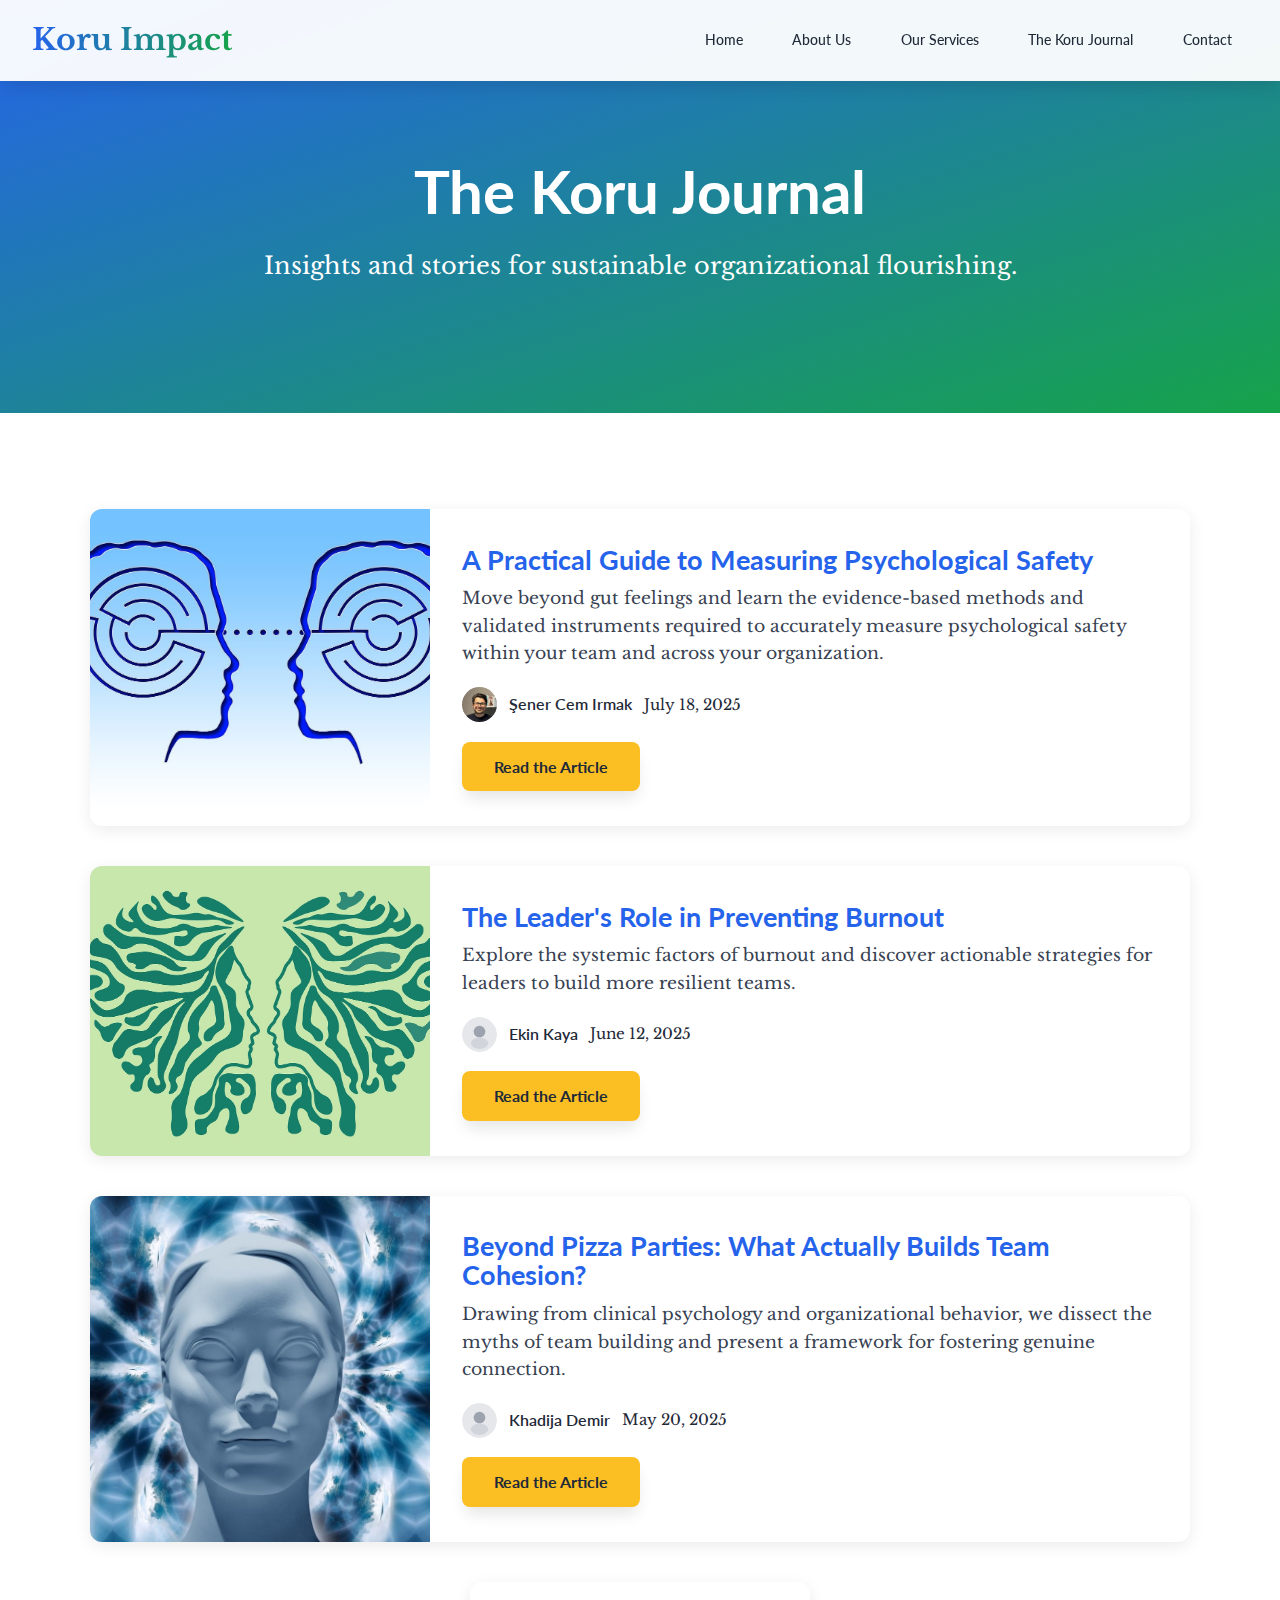
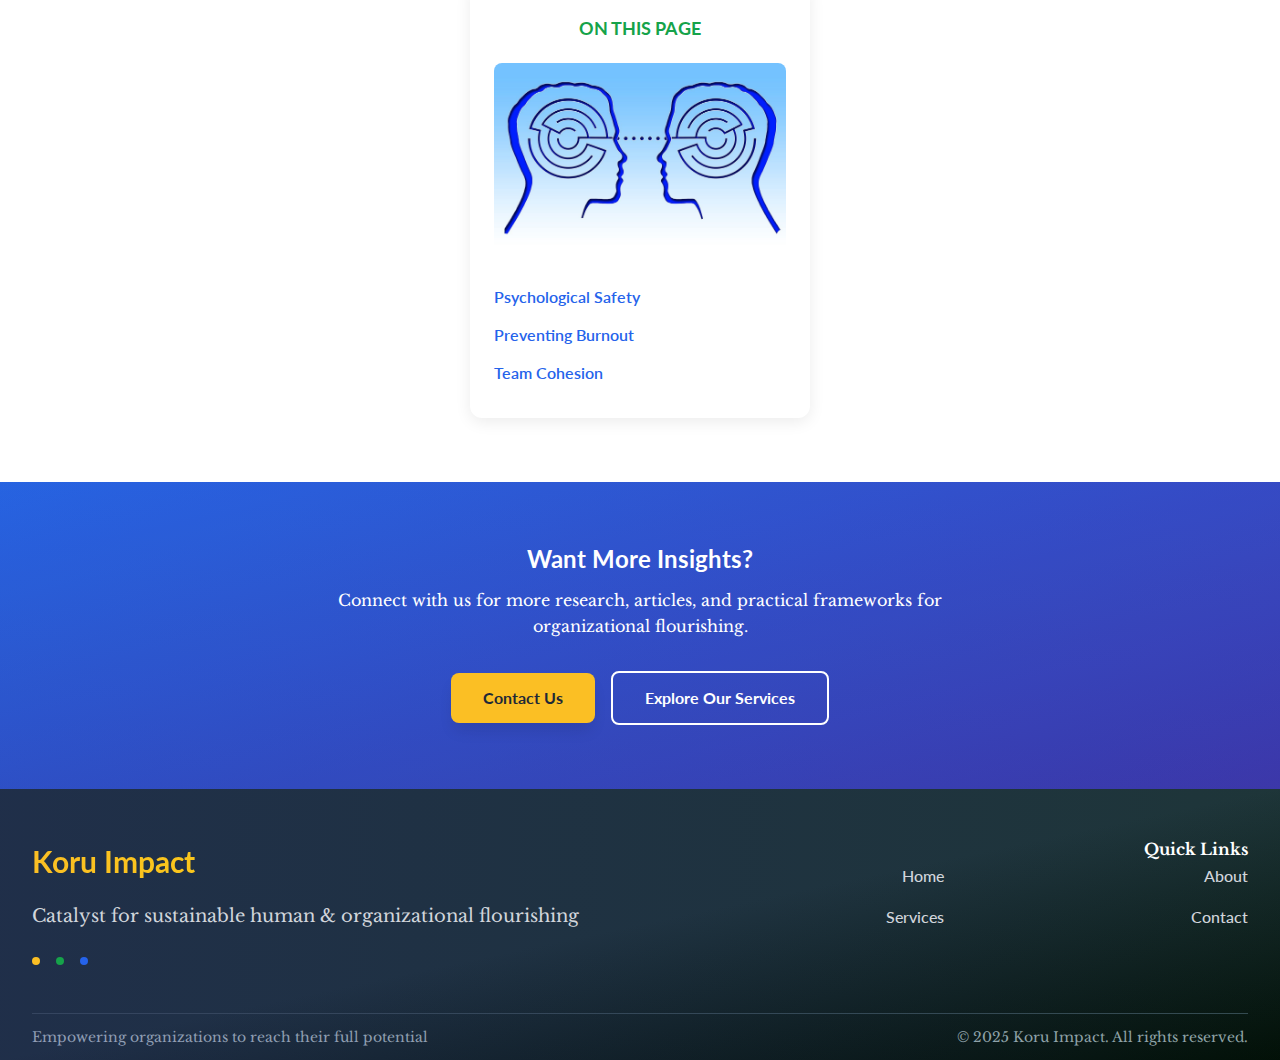
<file: journal.html>
<!DOCTYPE html>
<html lang="en">
<head>
    <meta charset="UTF-8">
    <meta name="viewport" content="width=device-width, initial-scale=1.0">
    <title>The Koru Journal - Koru Impact</title>
    <link rel="stylesheet" href="css/style.css">
    <link href="https://fonts.googleapis.com/css2?family=Lato:wght@300;400;700;900&family=Libre+Baskerville:wght@400;700&display=swap" rel="stylesheet">
    <meta name="description" content="The Koru Journal - Insights and articles from Koru Impact.">
    <meta name="keywords" content="Koru Journal, articles, insights, koru impact">
    <meta name="author" content="Koru Impact">
    <link rel="icon" type="image/x-icon" href="favicon.ico">
</head>
<body>
    <div id="header-placeholder"></div>

    <!-- Hero Section for Journal -->
    <section class="hero">
        <div class="container">
            <div class="hero-content">
                <h1 class="font-lato">The Koru Journal</h1>
                <p class="font-libre">Insights and stories for sustainable organizational flourishing.</p>
            </div>
        </div>
    </section>

    <section class="section section-white" style="padding-top: 6rem;">
        <div class="container">
            <div class="journal-featured-layout" style="display:flex; flex-direction:column; gap:2.5rem; max-width:1100px; margin:0 auto;">
                <div class="journal-main-side" style="display:flex; flex-direction:column; gap:2.5rem; width:100%;">
                    <!-- Card 1 -->
                    <div class="journal-featured-card" style="background:#fff; border-radius:0.75rem; box-shadow:0 4px 16px rgba(0,0,0,0.08); overflow:hidden; display:flex; flex-direction:row; align-items:stretch;">
                        <img src="images/koru-journal-feature.jpg" alt="Koru Journal Featured" style="width:340px; min-width:220px; max-width:340px; height:auto; object-fit:cover;">
                        <div style="padding:2.2rem 2rem; flex:1; display:flex; flex-direction:column; justify-content:center;">
                            <h2 class="font-lato" style="font-size:1.7rem; color:var(--primary-blue); margin-bottom:0.7rem;">A Practical Guide to Measuring Psychological Safety</h2>
                            <p class="font-libre" style="color:var(--gray-700); font-size:1.08rem; margin-bottom:1.2rem;">Move beyond gut feelings and learn the evidence-based methods and validated instruments required to accurately measure psychological safety within your team and across your organization.</p>
                            <div style="display:flex; align-items:center; gap:0.75rem; margin-bottom:1.2rem;">
                                <img src="images/sener-cem-irmak.jpg" alt="Şener Cem Irmak" style="width:2.2rem; height:2.2rem; border-radius:50%; object-fit:cover;">
                                <span class="font-lato" style="font-weight:600; color:var(--text-gray); font-size:0.98rem;">Şener Cem Irmak</span>
                                <span class="font-libre" style="color:var(--gray-500); font-size:0.95rem;">July 18, 2025</span>
                            </div>
                            <a href="articles/article-1.html" class="btn btn-dark" style="align-self:flex-start;">Read the Article</a>
                        </div>
                    </div>
                    <!-- Card 2 -->
                    <div class="journal-featured-card" style="background:#fff; border-radius:0.75rem; box-shadow:0 4px 16px rgba(0,0,0,0.08); overflow:hidden; display:flex; flex-direction:row; align-items:stretch;">
                        <img src="images/koru-journal-feature2.jpg" alt="Koru Journal Example 2" style="width:340px; min-width:220px; max-width:340px; height:auto; object-fit:cover;">
                        <div style="padding:2.2rem 2rem; flex:1; display:flex; flex-direction:column; justify-content:center;">
                            <h2 class="font-lato" style="font-size:1.7rem; color:var(--primary-blue); margin-bottom:0.7rem;">The Leader's Role in Preventing Burnout</h2>
                            <p class="font-libre" style="color:var(--gray-700); font-size:1.08rem; margin-bottom:1.2rem;">Explore the systemic factors of burnout and discover actionable strategies for leaders to build more resilient teams.</p>
                            <div style="display:flex; align-items:center; gap:0.75rem; margin-bottom:1.2rem;">
                                <img src="data:image/svg+xml;utf8,<svg xmlns='http://www.w3.org/2000/svg' viewBox='0 0 48 48'><circle cx='24' cy='24' r='24' fill='%23E5E7EB'/><circle cx='24' cy='20' r='8' fill='%239CA3AF'/><ellipse cx='24' cy='36' rx='12' ry='8' fill='%23D1D5DB'/></svg>" alt="Anonymous" style="width:2.2rem; height:2.2rem; border-radius:50%; object-fit:cover;">
                                <span class="font-lato" style="font-weight:600; color:var(--text-gray); font-size:0.98rem;">Ekin Kaya</span>
                                <span class="font-libre" style="color:var(--gray-500); font-size:0.95rem;">June 12, 2025</span>
                            </div>
                            <a href="articles/article-2.html" class="btn btn-dark" style="align-self:flex-start;">Read the Article</a>
                        </div>
                    </div>
                    <!-- Card 3 -->
                    <div class="journal-featured-card" style="background:#fff; border-radius:0.75rem; box-shadow:0 4px 16px rgba(0,0,0,0.08); overflow:hidden; display:flex; flex-direction:row; align-items:stretch;">
                        <img src="images/koru-journal-feature3.jpg" alt="Koru Journal Example 3" style="width:340px; min-width:220px; max-width:340px; height:auto; object-fit:cover;">
                        <div style="padding:2.2rem 2rem; flex:1; display:flex; flex-direction:column; justify-content:center;">
                            <h2 class="font-lato" style="font-size:1.7rem; color:var(--primary-blue); margin-bottom:0.7rem;">Beyond Pizza Parties: What Actually Builds Team Cohesion?</h2>
                            <p class="font-libre" style="color:var(--gray-700); font-size:1.08rem; margin-bottom:1.2rem;">Drawing from clinical psychology and organizational behavior, we dissect the myths of team building and present a framework for fostering genuine connection.</p>
                            <div style="display:flex; align-items:center; gap:0.75rem; margin-bottom:1.2rem;">
                                <img src="data:image/svg+xml;utf8,<svg xmlns='http://www.w3.org/2000/svg' viewBox='0 0 48 48'><circle cx='24' cy='24' r='24' fill='%23E5E7EB'/><circle cx='24' cy='20' r='8' fill='%239CA3AF'/><ellipse cx='24' cy='36' rx='12' ry='8' fill='%23D1D5DB'/></svg>" alt="Anonymous" style="width:2.2rem; height:2.2rem; border-radius:50%; object-fit:cover;">
                                <span class="font-lato" style="font-weight:600; color:var(--text-gray); font-size:0.98rem;">Khadija Demir</span>
                                <span class="font-libre" style="color:var(--gray-500); font-size:0.95rem;">May 20, 2025</span>
                            </div>
                            <a href="articles/article-3.html" class="btn btn-dark" style="align-self:flex-start;">Read the Article</a>
                        </div>
                    </div>
                </div>
                <aside class="journal-sidebar" style="min-width:260px; max-width:340px; margin:0 auto;">
                    <div style="background:#fff; border-radius:0.75rem; box-shadow:0 4px 16px rgba(0,0,0,0.08); padding:2rem 1.5rem;">
                        <h3 class="font-lato" style="font-size:1.15rem; color:var(--primary-green); margin-bottom:1.2rem; text-align:center;">ON THIS PAGE</h3>
                        <img src="images/koru-journal-feature.jpg" alt="Koru Journal Long" style="width:100%; max-height:220px; object-fit:cover; border-radius:0.5rem; margin-bottom:1.2rem;">
                        <ul style="list-style:none; padding:0; margin:0; display:flex; flex-direction:column; gap:0.7rem;">
                            <li><a href="#section-psych-safety" class="font-lato" style="color:var(--primary-blue); font-weight:600; text-decoration:none; font-size:1rem; transition:color 0.2s;">Psychological Safety</a></li>
                            <li><a href="#section-burnout" class="font-lato" style="color:var(--primary-blue); font-weight:600; text-decoration:none; font-size:1rem; transition:color 0.2s;">Preventing Burnout</a></li>
                            <li><a href="#section-cohesion" class="font-lato" style="color:var(--primary-blue); font-weight:600; text-decoration:none; font-size:1rem; transition:color 0.2s;">Team Cohesion</a></li>
                        </ul>
                    </div>
                </aside>
            </div>
        </div>
    </section>

    <!-- CTA Section -->
    <section class="section section-cta">
        <div class="container">
            <div class="section-content text-center">
                <h2 class="font-lato mb-4">Want More Insights?</h2>
                <p class="font-libre mb-8 max-w-2xl mx-auto">Connect with us for more research, articles, and practical frameworks for organizational flourishing.</p>
                <div class="hero-buttons">
                    <a href="contact.html" class="btn btn-dark">Contact Us</a>
                    <a href="services.html" class="btn btn-secondary">Explore Our Services</a>
                </div>
            </div>
        </div>
    </section>
    <div id="footer-placeholder"></div>
    <script src="js/components.js"></script>
    <script src="js/navigation.js"></script>
    <style>
        @media (min-width: 900px) {
            .journal-featured-layout {
                flex-direction: row;
                align-items: flex-start;
            }
            .journal-main-side {
                flex: 2;
            }
            .journal-sidebar {
                flex: 1;
                margin-left: 2.5rem;
                margin-top: 0;
            }
        }
        @media (max-width: 899px) {
            .journal-featured-card {
                flex-direction: column;
            }
            .journal-featured-card img {
                width: 100% !important;
                min-width: 0 !important;
                max-width: 100% !important;
                height: 200px !important;
            }
        }
        .journal-sidebar ul li a:hover {
            color: var(--primary-green);
        }
    </style>
</body>
</html>
</file>
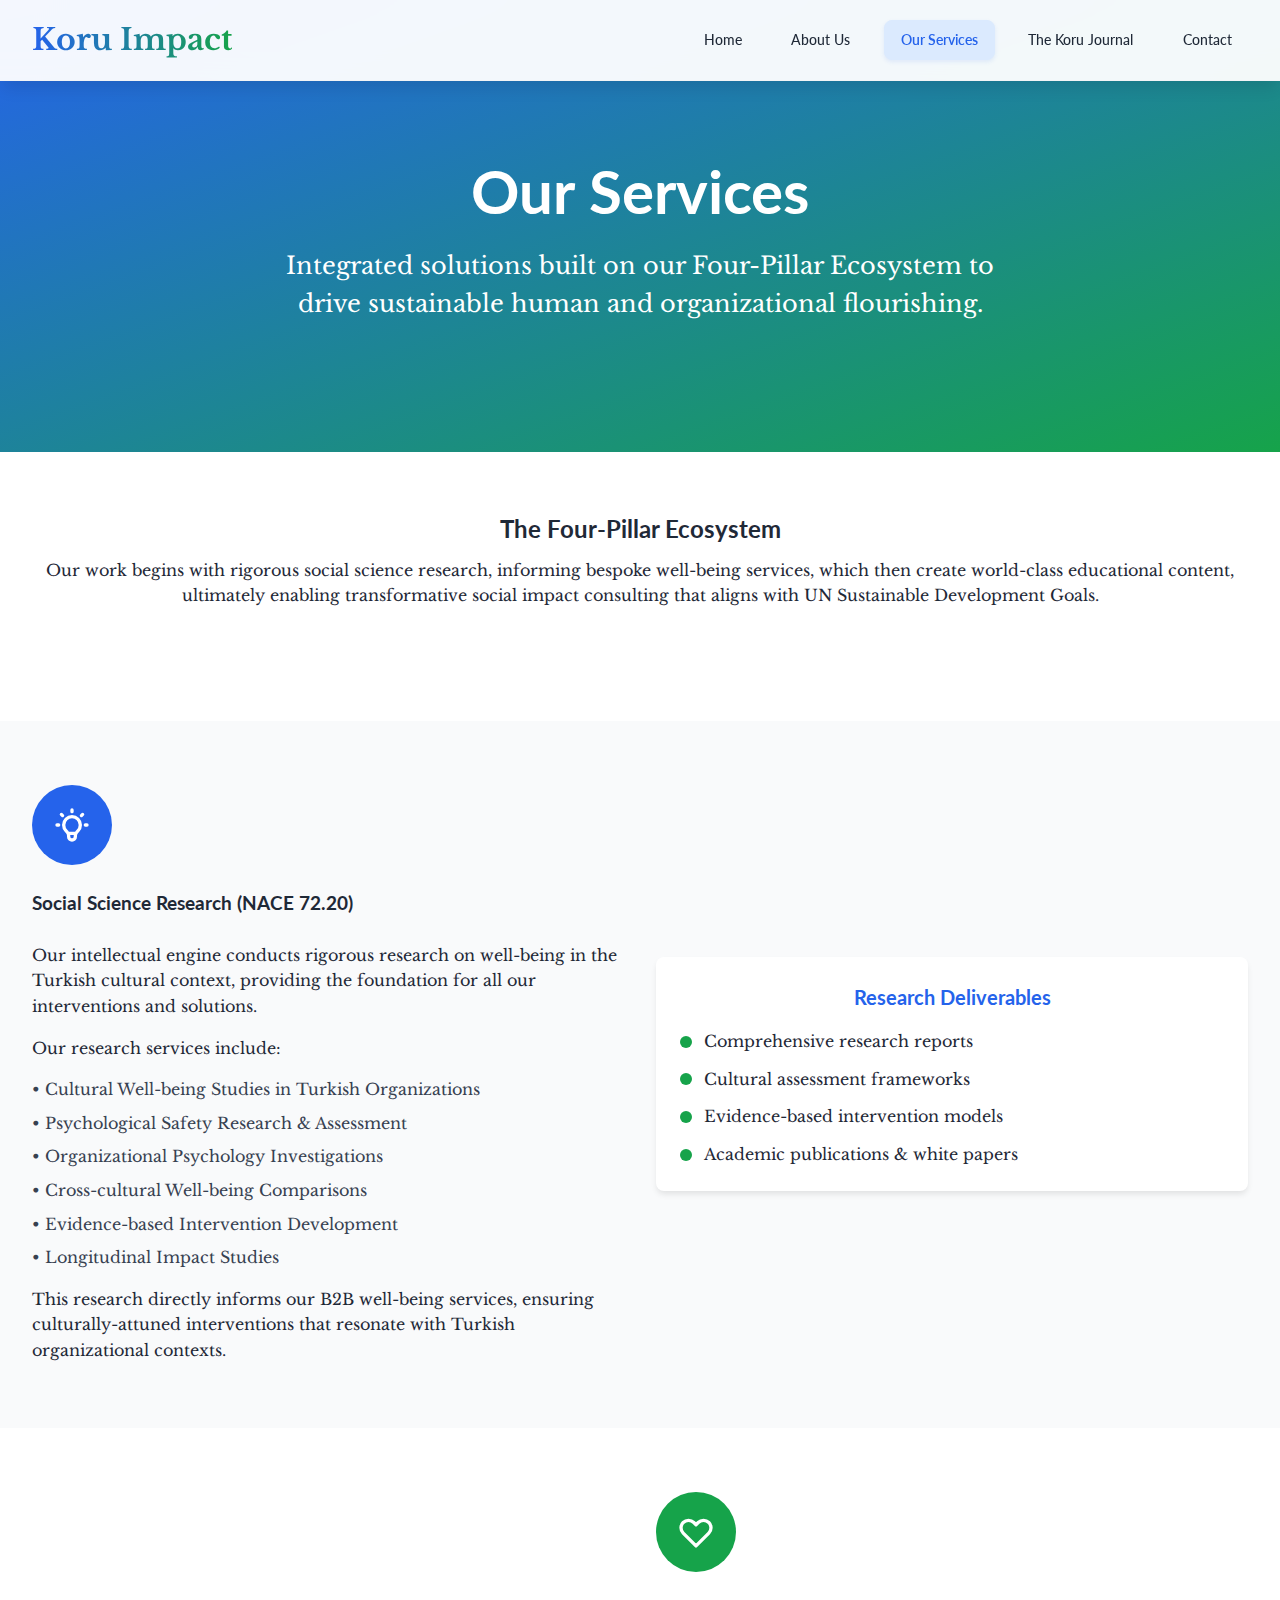
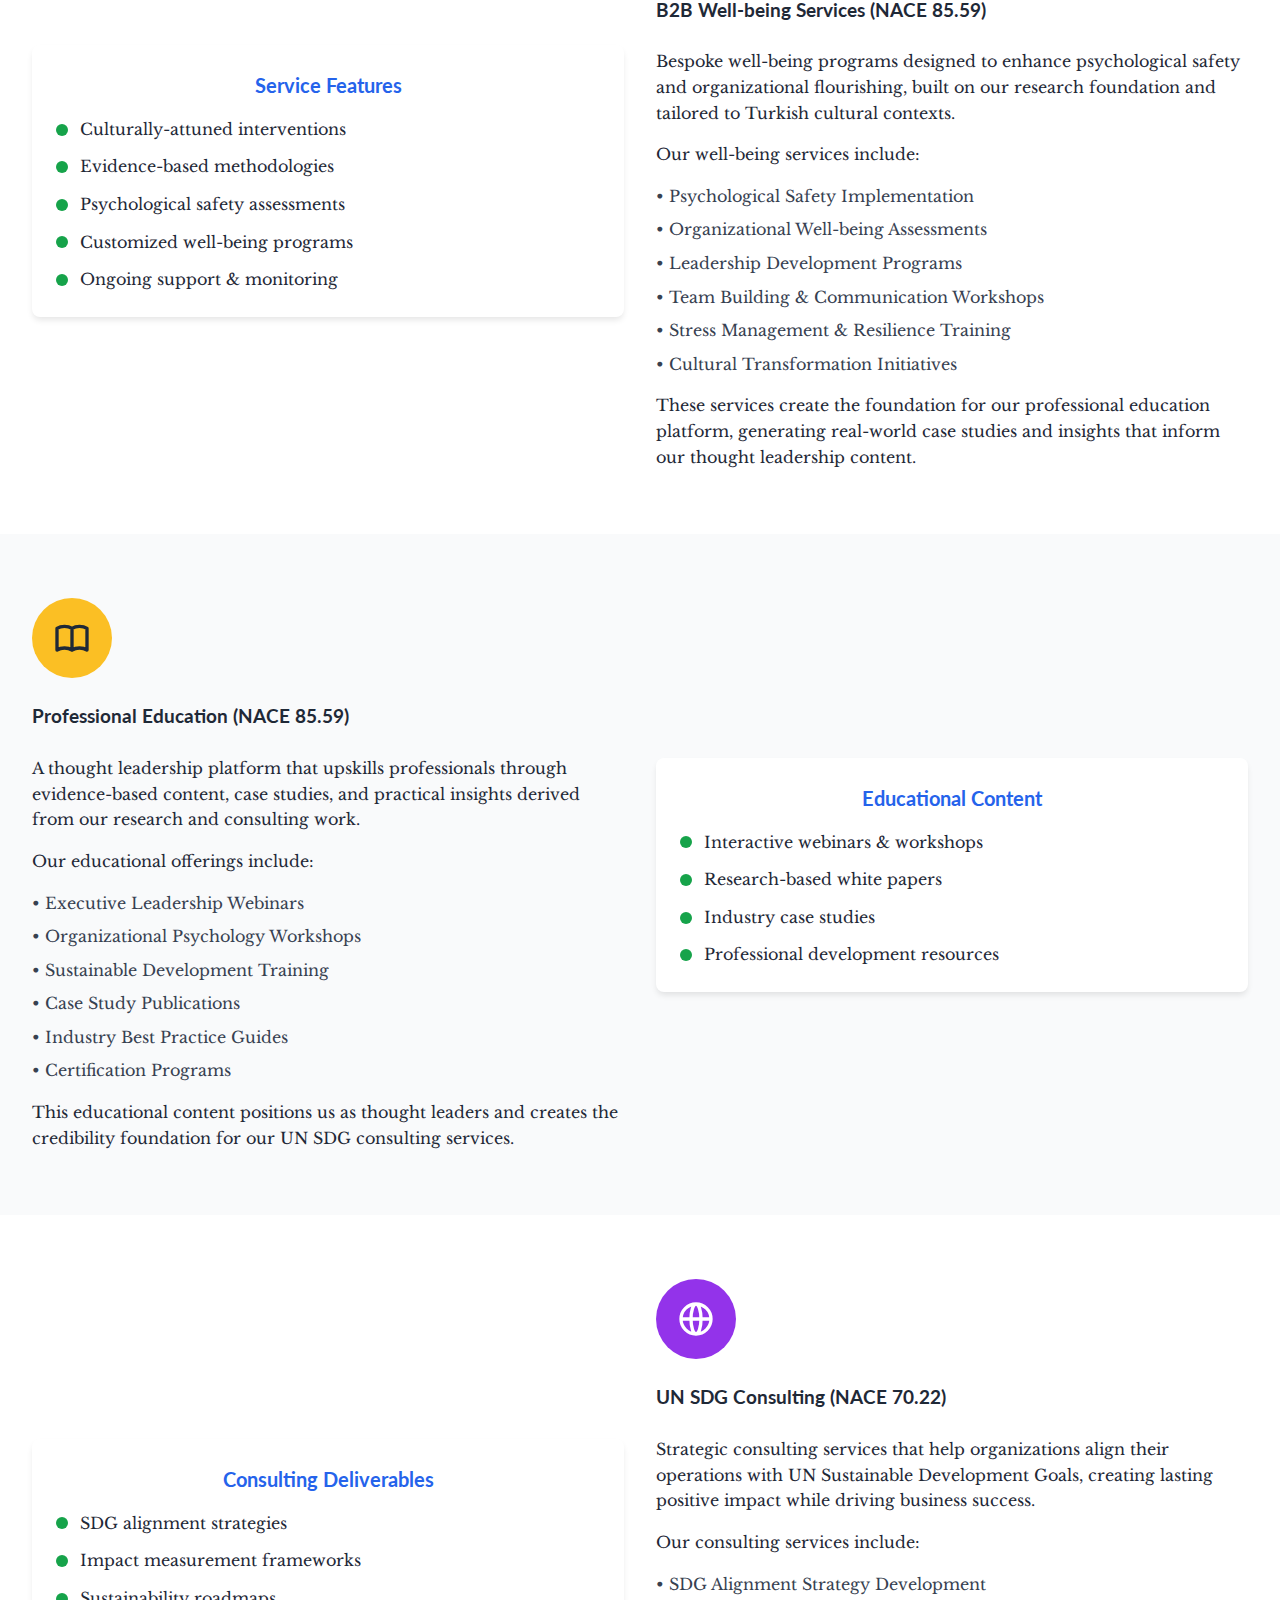
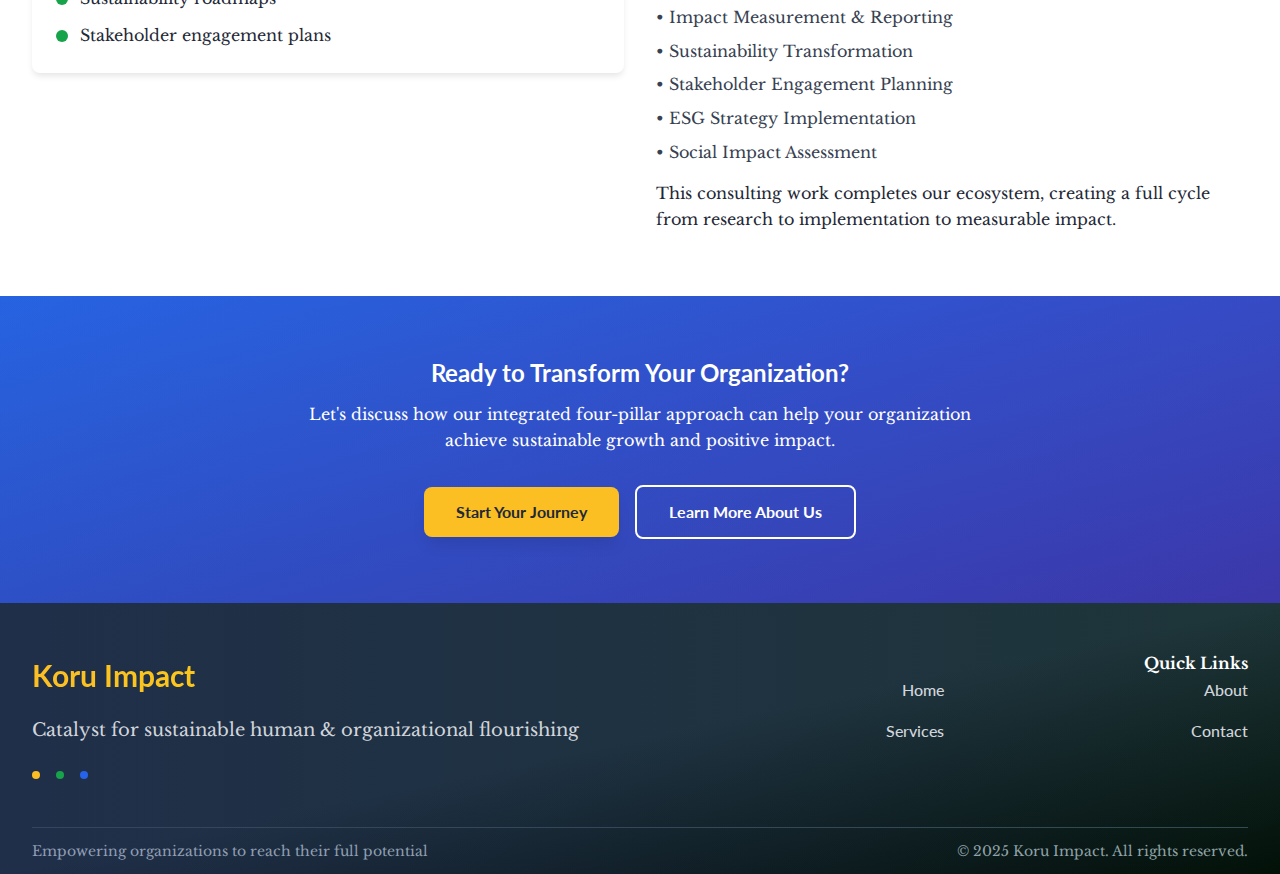
<file: services.html>
<!DOCTYPE html>
<html lang="en">
<head>
    <meta charset="UTF-8">
    <meta name="viewport" content="width=device-width, initial-scale=1.0">
    <title>Our Services - Koru Impact</title>
    
    <!-- External CSS -->
    <link rel="stylesheet" href="css/style.css">
    
    <!-- Google Fonts -->
    <link href="https://fonts.googleapis.com/css2?family=Lato:wght@300;400;700;900&family=Libre+Baskerville:wght@400;700&display=swap" rel="stylesheet">
    
    <!-- Meta Tags for SEO -->
    <meta name="description" content="Discover Koru Impact's integrated services: Social Science Research, B2B Well-being Services, Professional Education, and UN SDG Consulting.">
    <meta name="keywords" content="organizational consulting, well-being services, psychological safety, Turkish business consulting, sustainable development">
    <meta name="author" content="Koru Impact">
    
    <!-- Open Graph Tags -->
    <meta property="og:title" content="Our Services - Koru Impact">
    <meta property="og:description" content="Integrated solutions built on our Four-Pillar Ecosystem to drive sustainable human and organizational flourishing.">
    <meta property="og:type" content="website">
    <meta property="og:url" content="https://koruimpact.com/services">
    
    <!-- Favicon -->
    <link rel="icon" type="image/x-icon" href="favicon.ico">
</head>
<body>
    <!-- Header Component -->
    <div id="header-placeholder"></div>

    <!-- Hero Section -->
    <section class="hero">
        <div class="container">
            <div class="hero-content">
                <h1 class="font-lato">Our Services</h1>
                <p class="font-libre">Integrated solutions built on our Four-Pillar Ecosystem to drive sustainable human and organizational flourishing.</p>
            </div>
        </div>
    </section>

    <!-- Services Overview -->
    <section class="section section-white">
        <div class="container">
            <div class="text-center mb-12">
                <h2 class="font-lato mb-4">The Four-Pillar Ecosystem</h2>
                <p class="font-libre max-w-4xl mx-auto">Our work begins with rigorous social science research, informing bespoke well-being services, which then create world-class educational content, ultimately enabling transformative social impact consulting that aligns with UN Sustainable Development Goals.</p>
            </div>
        </div>
    </section>

    <!-- Social Science Research -->
    <section class="section section-gray">
        <div class="container">
            <div class="grid grid-2">
                <div>
                    <div class="service-icon blue">
                        <svg fill="none" stroke="currentColor" viewBox="0 0 24 24">
                            <path stroke-linecap="round" stroke-linejoin="round" stroke-width="2" d="M9.663 17h4.673M12 3v1m6.364 1.636l-.707.707M21 12h-1M4 12H3m3.343-5.657l-.707-.707m2.828 9.9a5 5 0 117.072 0l-.548.547A3.374 3.374 0 0014 18.469V19a2 2 0 11-4 0v-.531c0-.895-.356-1.754-.988-2.386l-.548-.547z"></path>
                        </svg>
                    </div>
                    <h3 class="font-lato mb-6">Social Science Research (NACE 72.20)</h3>
                    <div class="space-y-4 font-libre">
                        <p>Our intellectual engine conducts rigorous research on well-being in the Turkish cultural context, providing the foundation for all our interventions and solutions.</p>
                        <p>Our research services include:</p>
                        <ul class="service-list">
                            <li>• Cultural Well-being Studies in Turkish Organizations</li>
                            <li>• Psychological Safety Research & Assessment</li>
                            <li>• Organizational Psychology Investigations</li>
                            <li>• Cross-cultural Well-being Comparisons</li>
                            <li>• Evidence-based Intervention Development</li>
                            <li>• Longitudinal Impact Studies</li>
                        </ul>
                        <p>This research directly informs our B2B well-being services, ensuring culturally-attuned interventions that resonate with Turkish organizational contexts.</p>
                    </div>
                </div>
                <div class="service-features">
                    <h4 class="font-lato mb-4">Research Deliverables</h4>
                    <div class="space-y-3">
                        <div class="feature-item">
                            <div class="feature-dot"></div>
                            <span class="font-libre">Comprehensive research reports</span>
                        </div>
                        <div class="feature-item">
                            <div class="feature-dot"></div>
                            <span class="font-libre">Cultural assessment frameworks</span>
                        </div>
                        <div class="feature-item">
                            <div class="feature-dot"></div>
                            <span class="font-libre">Evidence-based intervention models</span>
                        </div>
                        <div class="feature-item">
                            <div class="feature-dot"></div>
                            <span class="font-libre">Academic publications & white papers</span>
                        </div>
                    </div>
                </div>
            </div>
        </div>
    </section>

    <!-- B2B Well-being Services -->
    <section class="section section-white">
        <div class="container">
            <div class="grid grid-2">
                <div class="order-2 lg:order-1 service-features">
                    <h4 class="font-lato mb-4">Service Features</h4>
                    <div class="space-y-3">
                        <div class="feature-item">
                            <div class="feature-dot"></div>
                            <span class="font-libre">Culturally-attuned interventions</span>
                        </div>
                        <div class="feature-item">
                            <div class="feature-dot"></div>
                            <span class="font-libre">Evidence-based methodologies</span>
                        </div>
                        <div class="feature-item">
                            <div class="feature-dot"></div>
                            <span class="font-libre">Psychological safety assessments</span>
                        </div>
                        <div class="feature-item">
                            <div class="feature-dot"></div>
                            <span class="font-libre">Customized well-being programs</span>
                        </div>
                        <div class="feature-item">
                            <div class="feature-dot"></div>
                            <span class="font-libre">Ongoing support & monitoring</span>
                        </div>
                    </div>
                </div>
                <div class="order-1 lg:order-2">
                    <div class="service-icon green">
                        <svg fill="none" stroke="currentColor" viewBox="0 0 24 24">
                            <path stroke-linecap="round" stroke-linejoin="round" stroke-width="2" d="M4.318 6.318a4.5 4.5 0 000 6.364L12 20.364l7.682-7.682a4.5 4.5 0 00-6.364-6.364L12 7.636l-1.318-1.318a4.5 4.5 0 00-6.364 0z"></path>
                        </svg>
                    </div>
                    <h3 class="font-lato mb-6">B2B Well-being Services (NACE 85.59)</h3>
                    <div class="space-y-4 font-libre">
                        <p>Bespoke well-being programs designed to enhance psychological safety and organizational flourishing, built on our research foundation and tailored to Turkish cultural contexts.</p>
                        <p>Our well-being services include:</p>
                        <ul class="service-list">
                            <li>• Psychological Safety Implementation</li>
                            <li>• Organizational Well-being Assessments</li>
                            <li>• Leadership Development Programs</li>
                            <li>• Team Building & Communication Workshops</li>
                            <li>• Stress Management & Resilience Training</li>
                            <li>• Cultural Transformation Initiatives</li>
                        </ul>
                        <p>These services create the foundation for our professional education platform, generating real-world case studies and insights that inform our thought leadership content.</p>
                    </div>
                </div>
            </div>
        </div>
    </section>

    <!-- Professional Education -->
    <section class="section section-gray">
        <div class="container">
            <div class="grid grid-2">
                <div>
                    <div class="service-icon gold">
                        <svg fill="none" stroke="currentColor" viewBox="0 0 24 24">
                            <path stroke-linecap="round" stroke-linejoin="round" stroke-width="2" d="M12 6.253v13m0-13C10.832 5.477 9.246 5 7.5 5S4.168 5.477 3 6.253v13C4.168 18.477 5.754 18 7.5 18s3.332.477 4.5 1.253m0-13C13.168 5.477 14.754 5 16.5 5c1.746 0 3.332.477 4.5 1.253v13C19.832 18.477 18.246 18 16.5 18c-1.746 0-3.332.477-4.5 1.253"></path>
                        </svg>
                    </div>
                    <h3 class="font-lato mb-6">Professional Education (NACE 85.59)</h3>
                    <div class="space-y-4 font-libre">
                        <p>A thought leadership platform that upskills professionals through evidence-based content, case studies, and practical insights derived from our research and consulting work.</p>
                        <p>Our educational offerings include:</p>
                        <ul class="service-list">
                            <li>• Executive Leadership Webinars</li>
                            <li>• Organizational Psychology Workshops</li>
                            <li>• Sustainable Development Training</li>
                            <li>• Case Study Publications</li>
                            <li>• Industry Best Practice Guides</li>
                            <li>• Certification Programs</li>
                        </ul>
                        <p>This educational content positions us as thought leaders and creates the credibility foundation for our UN SDG consulting services.</p>
                    </div>
                </div>
                <div class="service-features">
                    <h4 class="font-lato mb-4">Educational Content</h4>
                    <div class="space-y-3">
                        <div class="feature-item">
                            <div class="feature-dot"></div>
                            <span class="font-libre">Interactive webinars & workshops</span>
                        </div>
                        <div class="feature-item">
                            <div class="feature-dot"></div>
                            <span class="font-libre">Research-based white papers</span>
                        </div>
                        <div class="feature-item">
                            <div class="feature-dot"></div>
                            <span class="font-libre">Industry case studies</span>
                        </div>
                        <div class="feature-item">
                            <div class="feature-dot"></div>
                            <span class="font-libre">Professional development resources</span>
                        </div>
                    </div>
                </div>
            </div>
        </div>
    </section>

    <!-- UN SDG Consulting -->
    <section class="section section-white">
        <div class="container">
            <div class="grid grid-2">
                <div class="order-2 lg:order-1 service-features">
                    <h4 class="font-lato mb-4">Consulting Deliverables</h4>
                    <div class="space-y-3">
                        <div class="feature-item">
                            <div class="feature-dot"></div>
                            <span class="font-libre">SDG alignment strategies</span>
                        </div>
                        <div class="feature-item">
                            <div class="feature-dot"></div>
                            <span class="font-libre">Impact measurement frameworks</span>
                        </div>
                        <div class="feature-item">
                            <div class="feature-dot"></div>
                            <span class="font-libre">Sustainability roadmaps</span>
                        </div>
                        <div class="feature-item">
                            <div class="feature-dot"></div>
                            <span class="font-libre">Stakeholder engagement plans</span>
                        </div>
                    </div>
                </div>
                <div class="order-1 lg:order-2">
                    <div class="service-icon purple">
                        <svg fill="none" stroke="currentColor" viewBox="0 0 24 24">
                            <path stroke-linecap="round" stroke-linejoin="round" stroke-width="2" d="M21 12a9 9 0 01-9 9m9-9a9 9 0 00-9-9m9 9H3m9 9a9 9 0 01-9-9m9 9c1.657 0 3-4.03 3-9s-1.343-9-3-9m0 18c-1.657 0-3-4.03-3-9s1.343-9 3-9m-9 9a9 9 0 019-9"></path>
                        </svg>
                    </div>
                    <h3 class="font-lato mb-6">UN SDG Consulting (NACE 70.22)</h3>
                    <div class="space-y-4 font-libre">
                        <p>Strategic consulting services that help organizations align their operations with UN Sustainable Development Goals, creating lasting positive impact while driving business success.</p>
                        <p>Our consulting services include:</p>
                        <ul class="service-list">
                            <li>• SDG Alignment Strategy Development</li>
                            <li>• Impact Measurement & Reporting</li>
                            <li>• Sustainability Transformation</li>
                            <li>• Stakeholder Engagement Planning</li>
                            <li>• ESG Strategy Implementation</li>
                            <li>• Social Impact Assessment</li>
                        </ul>
                        <p>This consulting work completes our ecosystem, creating a full cycle from research to implementation to measurable impact.</p>
                    </div>
                </div>
            </div>
        </div>
    </section>

    <!-- CTA Section -->
    <section class="section section-cta">
        <div class="container">
            <div class="section-content text-center">
                <h2 class="font-lato mb-4">Ready to Transform Your Organization?</h2>
                <p class="font-libre mb-8 max-w-2xl mx-auto">Let's discuss how our integrated four-pillar approach can help your organization achieve sustainable growth and positive impact.</p>
                <div class="hero-buttons">
                    <a href="contact.html" class="btn btn-dark">Start Your Journey</a>
                    <a href="about.html" class="btn btn-secondary">Learn More About Us</a>
                </div>
            </div>
        </div>
    </section>

    <!-- Footer Component -->
    <div id="footer-placeholder"></div>

    <!-- JavaScript Files -->
    <script src="js/components.js"></script>
    <script src="js/navigation.js"></script>
</body>
</html>
</file>
<file: css/style.css>
/* ========================================
   KORU IMPACT - EXTERNAL STYLESHEET
   ======================================== */

/* ========================================
   CSS RESET & BASE STYLES
   ======================================== */
* {
    margin: 0;
    padding: 0;
    box-sizing: border-box;
}

html {
    scroll-behavior: smooth;
}

body {
    font-family: 'Libre Baskerville', serif;
    line-height: 1.6;
    color: #1F2937;
    background-color: #ffffff;
}

/* ========================================
   TYPOGRAPHY
   ======================================== */
.font-lato {
    font-family: 'Lato', sans-serif;
}

.font-libre {
    font-family: 'Libre Baskerville', serif;
}

/* ========================================
   COLOR VARIABLES
   ======================================== */
:root {
    --primary-blue: #2563EB;
    --primary-green: #16A34A;
    --accent-gold: #FBBF24;
    --text-gray: #1F2937;
    --white: #FFFFFF;
    --gray-50: #F9FAFB;
    --gray-100: #F3F4F6;
    --gray-300: #D1D5DB;
    --gray-400: #9CA3AF;
    --gray-600: #4B5563;
    --gray-700: #374151;
    --gray-800: #1F2937;
    --blue-50: #EFF6FF;
    --blue-100: #DBEAFE;
    --green-600: #059669;
    --yellow-400: #FACC15;
    --yellow-500: #EAB308;
    --purple-600: #9333EA;
    --purple-700: #7C3AED;
    --indigo-800: #3730A3;
}

/* ========================================
   LAYOUT & CONTAINERS
   ======================================== */
.container {
    max-width: 1280px;
    margin: 0 auto;
    padding: 0 1rem;
}

@media (min-width: 640px) {
    .container {
        padding: 0 1.5rem;
    }
}

@media (min-width: 1024px) {
    .container {
        padding: 0 2rem;
    }
}

/* ========================================
   NAVIGATION
   ======================================== */
.navbar {
    background-color: rgba(255, 255, 255, 0.95);
    backdrop-filter: blur(12px);
    box-shadow: 0 10px 15px -3px rgba(0, 0, 0, 0.1);
    position: fixed;
    width: 100%;
    z-index: 50;
    border-bottom: 1px solid var(--gray-100);
}

.navbar-container {
    display: flex;
    justify-content: space-between;
    align-items: center;
    height: 5rem;
}

.navbar-brand {
    font-size: 1.875rem;
    font-weight: 700;
    background: linear-gradient(to right, var(--primary-blue), var(--primary-green));
    -webkit-background-clip: text;
    -webkit-text-fill-color: transparent;
    background-clip: text;
    transition: opacity 0.3s ease;
}

.navbar-brand:hover {
    opacity: 0.8;
}

.navbar-nav {
    display: none;
}

.navbar-nav.desktop {
    display: flex;
    align-items: center;
    gap: 1.1rem;
}

.navbar-nav a {
    font-family: 'Lato', sans-serif;
    font-weight: 500;
    padding: 0.5rem 1rem;
    border-radius: 0.5rem;
    font-size: 0.875rem;
    transition: all 0.3s ease;
    text-decoration: none;
    color: var(--text-gray);
}

.navbar-nav a:hover {
    color: var(--primary-blue);
    background-color: var(--gray-50);
    border-radius: 0.5rem;
}

.navbar-nav a.active {
    color: var(--primary-blue) !important;
    font-weight: 600;
    background-color: var(--blue-100) !important;
    border: 1px solid var(--blue-100);
    border-radius: 0.5rem;
    padding: 0.5rem 1rem;
    position: relative;
    box-shadow: 0 2px 4px rgba(37, 99, 235, 0.1);
}

.mobile-menu-button {
    display: block;
    color: var(--text-gray);
    transition: color 0.3s ease;
    background: none;
    border: none;
    cursor: pointer;
}

.mobile-menu-button:hover {
    color: var(--primary-blue);
}

.mobile-menu {
    display: none;
    background-color: rgba(255, 255, 255, 0.95);
    backdrop-filter: blur(12px);
    border-radius: 0.5rem;
    margin-top: 0.5rem;
    box-shadow: 0 10px 15px -3px rgba(0, 0, 0, 0.1);
    border: 1px solid var(--gray-100);
    padding: 0.5rem;
}

.mobile-menu.show {
    display: block;
}

.mobile-menu a {
    display: block;
    padding: 0.75rem 1rem;
    border-radius: 0.375rem;
    font-size: 1rem;
    transition: all 0.3s ease;
    text-decoration: none;
    color: var(--text-gray);
    font-family: 'Lato', sans-serif;
    font-weight: 500;
}

.mobile-menu a:hover {
    color: var(--primary-blue);
    background-color: var(--gray-50);
}

.mobile-menu a.active {
    color: var(--primary-blue) !important;
    font-weight: 600;
    background-color: var(--blue-100) !important;
    border: 1px solid var(--blue-100);
    box-shadow: 0 2px 4px rgba(37, 99, 235, 0.1);
}

@media (min-width: 768px) {
    .mobile-menu-button {
        display: none;
    }
    
    .navbar-nav {
        display: flex;
    }
    
    .mobile-menu {
        display: none !important;
    }
}

/* ========================================
   HERO SECTIONS
   ======================================== */
.hero {
    padding-top: 4rem;
    background: linear-gradient(to bottom right, var(--primary-blue), var(--primary-green));
    color: white;
}

.hero-content {
    text-align: center;
    padding: 6rem 0;
}

.hero h1 {
    font-size: 2.25rem;
    font-weight: 700;
    margin-bottom: 1.5rem;
    font-family: 'Lato', sans-serif;
    line-height: 1.05;
}

.hero p {
    font-size: 1.25rem;
    margin-bottom: 2rem;
    max-width: 48rem;
    margin-left: auto;
    margin-right: auto;
    font-family: 'Libre Baskerville', serif;
}

.hero-buttons {
    display: flex;
    flex-direction: column;
    gap: 1rem;
    justify-content: center;
    align-items: center;
}

@media (min-width: 640px) {
    .hero h1 {
        font-size: 3.75rem;
        line-height: 1.05;
    }
    
    .hero p {
        font-size: 1.5rem;
    }
    
    .hero-buttons {
        flex-direction: row;
    }
}

/* ========================================
   BUTTONS
   ======================================== */
.btn {
    display: inline-block;
    padding: 0.75rem 2rem;
    border-radius: 0.5rem;
    font-family: 'Lato', sans-serif;
    font-weight: 700;
    text-decoration: none;
    transition: all 0.3s ease;
    cursor: pointer;
    border: none;
    font-size: 1rem;
}

.btn-primary {
    background-color: var(--accent-gold);
    color: var(--text-gray);
}

.btn-primary:hover {
    background-color: var(--yellow-400);
    transform: scale(1.05);
}

.btn-secondary {
    border: 2px solid white;
    color: white;
    background: transparent;
}

.btn-secondary:hover {
    background-color: white;
    color: var(--primary-blue);
}

.btn-dark {
    background-color: var(--accent-gold);
    color: var(--text-gray);
    box-shadow: 0 10px 15px -3px rgba(0, 0, 0, 0.1);
}

.btn-dark:hover {
    background-color: var(--yellow-400);
    transform: scale(1.05);
}

/* ========================================
   SECTIONS
   ======================================== */
.section {
    padding: 4rem 0;
}

.section-gray {
    background-color: var(--gray-50);
}

.section-white {
    background-color: white;
}

.section-cta {
    background: linear-gradient(to bottom right, #2563EB, #3730A3);
    color: white;
    position: relative;
    overflow: hidden;
}

.section-cta::before {
    content: '';
    position: absolute;
    inset: 0;
    background: linear-gradient(to right, rgba(59, 130, 246, 0.2), rgba(99, 102, 241, 0.2));
}

.section-cta::after {
    content: '';
    position: absolute;
    inset: 0;
    background-color: rgba(0, 0, 0, 0.05);
}

.section-content {
    position: relative;
    z-index: 10;
}

.section-content h2, .section h2.font-lato {
    line-height: 1.08;
}

/* ========================================
   GRIDS
   ======================================== */
.grid {
    display: grid;
    gap: 2rem;
}

.grid-2 {
    grid-template-columns: 1fr;
    align-items: stretch;
}

.grid-4 {
    grid-template-columns: 1fr;
}

.grid-3 {
  grid-template-columns: 1fr;
}
@media (min-width: 1024px) {
  .grid-3 {
    grid-template-columns: repeat(3, 1fr);
  }
}

@media (min-width: 768px) {
    .grid-2 {
        grid-template-columns: repeat(2, 1fr);
        align-items: stretch;
    }
    
    .grid-4 {
        grid-template-columns: repeat(2, 1fr);
    }
}

@media (min-width: 1024px) {
    .grid-4 {
        grid-template-columns: repeat(4, 1fr);
    }
}

/* ========================================
   CARDS
   ======================================== */
.card {
    background-color: white;
    padding: 1.5rem;
    border-radius: 0.5rem;
    box-shadow: 0 4px 6px -1px rgba(0, 0, 0, 0.1);
    text-align: center;
    transition: all 0.3s ease;
}

.card:hover {
    transform: scale(1.05);
}

.card-icon {
    width: 4rem;
    height: 4rem;
    border-radius: 50%;
    display: flex;
    align-items: center;
    justify-content: center;
    margin: 0 auto 1rem;
    box-shadow: 0 10px 15px -3px rgba(0, 0, 0, 0.1);
}

.card-icon.blue {
    background: linear-gradient(to bottom right, var(--primary-blue), #2563EB);
}

.card-icon.green {
    background: linear-gradient(to bottom right, var(--primary-green), var(--green-600));
}

.card-icon.gold {
    background: linear-gradient(to bottom right, var(--accent-gold), var(--yellow-500));
}

.card-icon.purple {
    background: linear-gradient(to bottom right, var(--purple-600), var(--purple-700));
}

.card-icon svg {
    width: 2rem;
    height: 2rem;
    color: white;
}

.card-icon.gold svg {
    color: var(--text-gray);
}

.card h3 {
    font-size: 1.25rem;
    font-weight: 700;
    color: var(--text-gray);
    margin-bottom: 0.5rem;
    font-family: 'Lato', sans-serif;
}

.card p {
    color: var(--gray-600);
    font-family: 'Libre Baskerville', serif;
}

/* ========================================
   VALUE ITEMS
   ======================================== */
.value-item {
    display: flex;
    align-items: flex-start;
    margin-bottom: 1.5rem;
}

.value-item:last-child {
    margin-bottom: 0;
}

.value-icon {
    width: 2.5rem;
    height: 2.5rem;
    background: linear-gradient(to bottom right, var(--primary-green), var(--green-600));
    border-radius: 50%;
    display: flex;
    align-items: center;
    justify-content: center;
    margin-right: 1rem;
    margin-top: 0.25rem;
    box-shadow: 0 4px 6px -1px rgba(0, 0, 0, 0.1);
    transition: transform 0.3s ease;
    flex-shrink: 0;
}

.value-item:hover .value-icon {
    transform: scale(1.1);
}

.value-icon svg {
    width: 1.25rem;
    height: 1.25rem;
    color: white;
}

.value-content h4 {
    font-family: 'Lato', sans-serif;
    font-weight: 600;
    color: var(--text-gray);
    font-size: 1.125rem;
}

.value-content p {
    color: var(--gray-600);
    margin-top: 0.25rem;
    font-family: 'Libre Baskerville', serif;
}

/* ========================================
   VALUES SECTION
   ======================================== */
.values-section {
    background-color: var(--gray-50);
    padding: 2rem;
    border-radius: 0.5rem;
}

.values-section h3 {
    color: var(--primary-blue);
    font-size: 1.5rem;
    margin-bottom: 1.5rem;
}

/* ========================================
   FOUNDER SECTION
   ======================================== */
.founder-avatar {
    width: 8rem;
    height: 8rem;
    background: linear-gradient(to bottom right, var(--primary-blue), var(--primary-green));
    border-radius: 50%;
    display: flex;
    align-items: center;
    justify-content: center;
    margin: 0 auto 1.5rem;
}

.founder-avatar svg {
    width: 4rem;
    height: 4rem;
    color: white;
}

.founder-card {
    background-color: white;
    padding: 2rem;
    border-radius: 0.5rem;
    box-shadow: 0 4px 6px -1px rgba(0, 0, 0, 0.1);
    text-align: center;
}

.founder-info {
    background-color: white;
    padding: 1.5rem;
    border-radius: 0.5rem;
    box-shadow: 0 4px 6px -1px rgba(0, 0, 0, 0.1);
    margin-bottom: 1.5rem;
}

.founder-info:last-child {
    margin-bottom: 0;
}

.founder-info h4 {
    color: var(--primary-blue);
    font-size: 1.25rem;
    margin-bottom: 1rem;
}

.founder-info ul {
    list-style: none;
    padding: 0;
}

.founder-info li {
    color: var(--gray-700);
    margin-bottom: 0.5rem;
    font-family: 'Libre Baskerville', serif;
}

/* ========================================
   CONTACT FORM
   ======================================== */
.contact-form {
    background-color: white;
    padding: 2rem;
    border-radius: 0.5rem;
    box-shadow: 0 4px 6px -1px rgba(0, 0, 0, 0.1);
}

.contact-form h2 {
    color: var(--text-gray);
    font-size: 1.875rem;
    margin-bottom: 1.5rem;
}

.form-group {
    margin-bottom: 1.5rem;
}

.form-group label {
    display: block;
    font-family: 'Lato', sans-serif;
    font-weight: 600;
    color: var(--text-gray);
    margin-bottom: 0.5rem;
}

.form-group input,
.form-group select,
.form-group textarea {
    width: 100%;
    padding: 0.75rem 1rem;
    border: 1px solid var(--gray-300);
    border-radius: 0.5rem;
    font-family: 'Libre Baskerville', serif;
    transition: all 0.3s ease;
}

.form-group input:focus,
.form-group select:focus,
.form-group textarea:focus {
    outline: none;
    border-color: var(--primary-blue);
    box-shadow: 0 0 0 3px rgba(37, 99, 235, 0.1);
}

/* Form validation styles */
.form-group input.error,
.form-group select.error,
.form-group textarea.error {
    border-color: #dc2626;
    box-shadow: 0 0 0 3px rgba(220, 38, 38, 0.1);
}

.error-message {
    color: #dc2626;
    font-size: 0.875rem;
    margin-top: 0.25rem;
    font-family: 'Lato', sans-serif;
}

.form-submit {
    width: 100%;
    background-color: var(--primary-blue);
    color: white;
    font-family: 'Lato', sans-serif;
    font-weight: 700;
    padding: 0.75rem 2rem;
    border: none;
    border-radius: 0.5rem;
    cursor: pointer;
    transition: background-color 0.3s ease;
}

.form-submit:hover {
    background-color: #1d4ed8;
}

/* ========================================
   CONTACT INFO
   ======================================== */
.contact-info {
    background-color: white;
    padding: 2rem;
    border-radius: 0.5rem;
    box-shadow: 0 4px 6px -1px rgba(0, 0, 0, 0.1);
}

.contact-info h2 {
    color: var(--text-gray);
    font-size: 1.875rem;
    margin-bottom: 1.5rem;
}

.contact-item {
    display: flex;
    align-items: flex-start;
    margin-bottom: 2rem;
}

.contact-item:last-child {
    margin-bottom: 0;
}

.contact-icon {
    width: 3rem;
    height: 3rem;
    border-radius: 50%;
    display: flex;
    align-items: center;
    justify-content: center;
    margin-right: 1rem;
    flex-shrink: 0;
}

.contact-icon.blue {
    background-color: var(--primary-blue);
}

.contact-icon.green {
    background-color: var(--primary-green);
}

.contact-icon.gold {
    background-color: var(--accent-gold);
}

.contact-icon svg {
    width: 1.5rem;
    height: 1.5rem;
    color: white;
}

.contact-icon.gold svg {
    color: var(--text-gray);
}

.contact-details h3 {
    font-family: 'Lato', sans-serif;
    font-weight: 600;
    color: var(--text-gray);
    margin-bottom: 0.5rem;
}

.contact-details p,
.contact-details a {
    color: var(--gray-700);
    font-family: 'Libre Baskerville', serif;
    text-decoration: none;
    transition: color 0.3s ease;
}

.contact-details a:hover {
    color: var(--primary-blue);
}

.contact-details .small {
    font-size: 0.875rem;
    color: var(--gray-600);
    margin-top: 0.25rem;
}



/* ========================================
   ADDITIONAL INFO
   ======================================== */
.additional-info {
    background-color: var(--gray-50);
    padding: 1.5rem;
    border-radius: 0.5rem;
    margin-top: 2rem;
}

.additional-info h3 {
    font-family: 'Lato', sans-serif;
    font-weight: 600;
    color: var(--text-gray);
    margin-bottom: 1rem;
}

.info-item {
    display: flex;
    align-items: flex-start;
    margin-bottom: 0.75rem;
}

.info-item:last-child {
    margin-bottom: 0;
}

.info-dot {
    width: 0.5rem;
    height: 0.5rem;
    background-color: var(--primary-green);
    border-radius: 50%;
    margin-right: 0.75rem;
    margin-top: 0.5rem;
    flex-shrink: 0;
}

/* ========================================
   SERVICE ICONS & FEATURES
   ======================================== */
.service-icon {
    width: 5rem;
    height: 5rem;
    border-radius: 50%;
    display: flex;
    align-items: center;
    justify-content: center;
    margin-bottom: 1.5rem;
    transition: all 0.3s ease;
}

.service-icon.blue {
    background-color: var(--primary-blue);
    color: white;
}

.service-icon.green {
    background-color: var(--primary-green);
    color: white;
}

.service-icon.gold {
    background-color: var(--accent-gold);
    color: var(--text-gray);
}

.service-icon.purple {
    background-color: var(--purple-600);
    color: white;
}

.service-icon svg {
    width: 2.5rem;
    height: 2.5rem;
}

.service-icon:hover {
    transform: scale(1.05);
    box-shadow: 0 10px 25px rgba(0, 0, 0, 0.15);
}

.service-features {
    background-color: white;
    padding: 1.5rem;
    border-radius: 0.5rem;
    box-shadow: 0 4px 6px -1px rgba(0, 0, 0, 0.1);
    transition: all 0.3s ease;
    height: fit-content;
    align-self: center;
}

.service-features:hover {
    transform: translateY(-2px);
    box-shadow: 0 10px 25px rgba(0, 0, 0, 0.15);
}

.service-features h4 {
    font-family: 'Lato', sans-serif;
    font-weight: 700;
    font-size: 1.25rem;
    color: var(--primary-blue);
    margin-bottom: 1rem;
    text-align: center;
}

/* ========================================
   FAQ CARDS
   ======================================== */
.faq-card {
    background-color: white;
    padding: 1.5rem;
    border-radius: 0.5rem;
    box-shadow: 0 4px 6px -1px rgba(0, 0, 0, 0.1);
    transition: all 0.3s ease;
    margin-bottom: 1.5rem;
    height: 100%;
    display: flex;
    flex-direction: column;
}

.faq-card:last-child {
    margin-bottom: 0;
}

/* FAQ Grid Container */
.faq-section .grid-2 > div {
    display: flex;
    flex-direction: column;
}

.faq-section .grid-2 > div > div {
    flex: 1;
}

.faq-card h3 {
    font-family: 'Lato', sans-serif;
    font-weight: 600;
    color: var(--text-gray);
    margin-bottom: 0.75rem;
    font-size: 1.125rem;
}

.faq-card p {
    color: var(--gray-700);
    font-family: 'Libre Baskerville', serif;
    line-height: 1.6;
    flex-grow: 1;
}

.faq-card:hover {
    transform: translateY(-2px);
    box-shadow: 0 10px 25px rgba(0, 0, 0, 0.15);
}

.feature-item {
    display: flex;
    align-items: center;
    margin-bottom: 0.75rem;
}

.feature-item:last-child {
    margin-bottom: 0;
}

.feature-dot {
    width: 0.75rem;
    height: 0.75rem;
    background-color: var(--primary-green);
    border-radius: 50%;
    margin-right: 0.75rem;
    flex-shrink: 0;
}

.service-list {
    list-style: none;
    padding: 0;
    margin: 1rem 0;
}

.service-list li {
    color: var(--gray-700);
    margin-bottom: 0.5rem;
    font-family: 'Libre Baskerville', serif;
    line-height: 1.6;
}

.service-list li:last-child {
    margin-bottom: 0;
}



/* ========================================
   FOOTER
   ======================================== */
.footer {
    background: linear-gradient(to bottom right, var(--text-gray), var(--gray-800), black);
    color: white;
    position: relative;
    overflow: hidden;
}

.footer::before {
    content: '';
    position: absolute;
    inset: 0;
    background: linear-gradient(to right, rgba(37, 99, 235, 0.1), rgba(22, 163, 74, 0.1));
}

.footer-content {
    position: relative;
    z-index: 10;
    padding: 3rem 0;
}

.footer-brand {
    font-size: 1.875rem;
    font-weight: 700;
    background: linear-gradient(to right, var(--accent-gold), var(--yellow-400), var(--accent-gold));
    -webkit-background-clip: text;
    -webkit-text-fill-color: transparent;
    background-clip: text;
    margin-bottom: 1rem;
    font-family: 'Lato', sans-serif;
}

.footer-description {
    color: var(--gray-300);
    font-size: 1.125rem;
    line-height: 1.75;
    font-family: 'Libre Baskerville', serif;
    margin-bottom: 0.5rem;
}

.footer-dots {
    display: flex;
    gap: 1rem;
    justify-content: center;
    margin-top: 1.5rem;
}

@media (min-width: 768px) {
    .footer-dots {
        justify-content: flex-start;
    }
}

.footer-dot {
    width: 0.5rem;
    height: 0.5rem;
    border-radius: 50%;
}

.footer-dot.gold {
    background-color: var(--accent-gold);
}

.footer-dot.green {
    background-color: var(--primary-green);
}

.footer-dot.blue {
    background-color: var(--primary-blue);
}

.footer-links h4, .footer-links.font-lato {
    font-family: 'Lato', sans-serif;
    font-weight: 700;
    color: white;
    margin-bottom: 1rem;
    font-size: 1.15rem;
}

.footer-links-grid {
    display: grid;
    grid-template-columns: repeat(2, 1fr);
    gap: 1rem;
}

.footer-link {
    color: var(--gray-300);
    transition: all 0.3s ease;
    font-family: 'Lato', sans-serif;
    font-weight: 500;
    text-decoration: none;
    display: block;
}

.footer-link:hover {
    color: var(--accent-gold);
    transform: translateX(0.25rem);
}

.footer-bottom {
    border-top: 1px solid var(--gray-700);
    padding: 0.75rem 0;
}

.footer-bottom-content {
    display: flex;
    flex-direction: column;
    justify-content: space-between;
    align-items: center;
    gap: 1rem;
}

@media (min-width: 768px) {
    .footer-bottom-content {
        flex-direction: row;
        gap: 0;
    }
}

.footer-bottom p {
    color: var(--gray-400);
    font-size: 0.875rem;
    font-family: 'Libre Baskerville', serif;
}

/* ========================================
   UTILITY CLASSES
   ======================================== */
.text-center {
    text-align: center;
}

.text-left {
    text-align: left;
}

.text-right {
    text-align: right;
}

.mb-4 {
    margin-bottom: 1rem;
}

.mb-6 {
    margin-bottom: 1.5rem;
}

.mb-8 {
    margin-bottom: 2rem;
}

.mb-12 {
    margin-bottom: 3rem;
}

.max-w-2xl {
    max-width: 42rem;
}

.max-w-3xl {
    max-width: 48rem;
}

.mx-auto {
    margin-left: auto;
    margin-right: auto;
}

.space-y-4 > * + * {
    margin-top: 1rem;
}

.space-y-6 > * + * {
    margin-top: 1.5rem;
}

/* ========================================
   RESPONSIVE UTILITIES
   ======================================== */
@media (min-width: 640px) {
    .sm\:flex-row {
        flex-direction: row;
    }
    
    .sm\:text-left {
        text-align: left;
    }
    
    .sm\:justify-start {
        justify-content: flex-start;
    }
}

/* ========================================
   ENHANCED STYLES
   ======================================== */
/* Better card shadows and hover effects */
.card:hover {
    transform: scale(1.05);
    box-shadow: 0 20px 25px -5px rgba(0, 0, 0, 0.1), 0 10px 10px -5px rgba(0, 0, 0, 0.04);
}

/* Enhanced button styles */
.btn {
    position: relative;
    overflow: hidden;
}

.btn::before {
    content: '';
    position: absolute;
    top: 0;
    left: -100%;
    width: 100%;
    height: 100%;
    background: linear-gradient(90deg, transparent, rgba(255, 255, 255, 0.2), transparent);
    transition: left 0.5s;
}

.btn:hover::before {
    left: 100%;
}

/* Better form focus states */
.form-group input:focus,
.form-group select:focus,
.form-group textarea:focus {
    transform: translateY(-1px);
    box-shadow: 0 10px 15px -3px rgba(37, 99, 235, 0.1), 0 4px 6px -2px rgba(37, 99, 235, 0.05);
}



/* Better section transitions */
.section {
    transition: all 0.3s ease;
}

.section:hover {
    transform: translateY(-2px);
}

/* Enhanced value items */
.value-item {
    transition: all 0.3s ease;
}

.value-item:hover {
    transform: translateX(5px);
}

/* Better contact icons */
.contact-icon {
    transition: all 0.3s ease;
}

.contact-icon:hover {
    transform: scale(1.1) rotate(5deg);
}



@media (min-width: 768px) {
    .md\:block {
        display: block;
    }
    
    .md\:hidden {
        display: none;
    }
    
    .md\:grid-cols-2 {
        grid-template-columns: repeat(2, 1fr);
    }
    
    .md\:text-left {
        text-align: left;
    }
    
    .md\:text-right {
        text-align: right;
    }
    
    .md\:justify-start {
        justify-content: flex-start;
    }
    
    .md\:justify-end {
        justify-content: flex-end;
    }
    
    .md\:flex-row {
        flex-direction: row;
    }
    
    .md\:space-y-0 > * + * {
        margin-top: 0;
    }
}

@media (min-width: 1024px) {
    .lg\:grid-cols-2 {
        grid-template-columns: repeat(2, 1fr);
    }
    
    .lg\:grid-cols-4 {
        grid-template-columns: repeat(4, 1fr);
    }
}

/* ========================================
   ANIMATIONS & TRANSITIONS
   ======================================== */
.transition-all {
    transition: all 0.3s ease;
}

.transition-transform {
    transition: transform 0.3s ease;
}

.transition-opacity {
    transition: opacity 0.3s ease;
}

.hover\:scale-105:hover {
    transform: scale(1.05);
}

.hover\:scale-110:hover {
    transform: scale(1.1);
}

/* ========================================
   PRINT STYLES
   ======================================== */
@media print {
    .navbar,
    .footer,
    .btn {
        display: none !important;
    }
    
    body {
        font-size: 12pt;
        line-height: 1.4;
    }
    
    .hero {
        background: none !important;
        color: black !important;
    }
}
</file>
